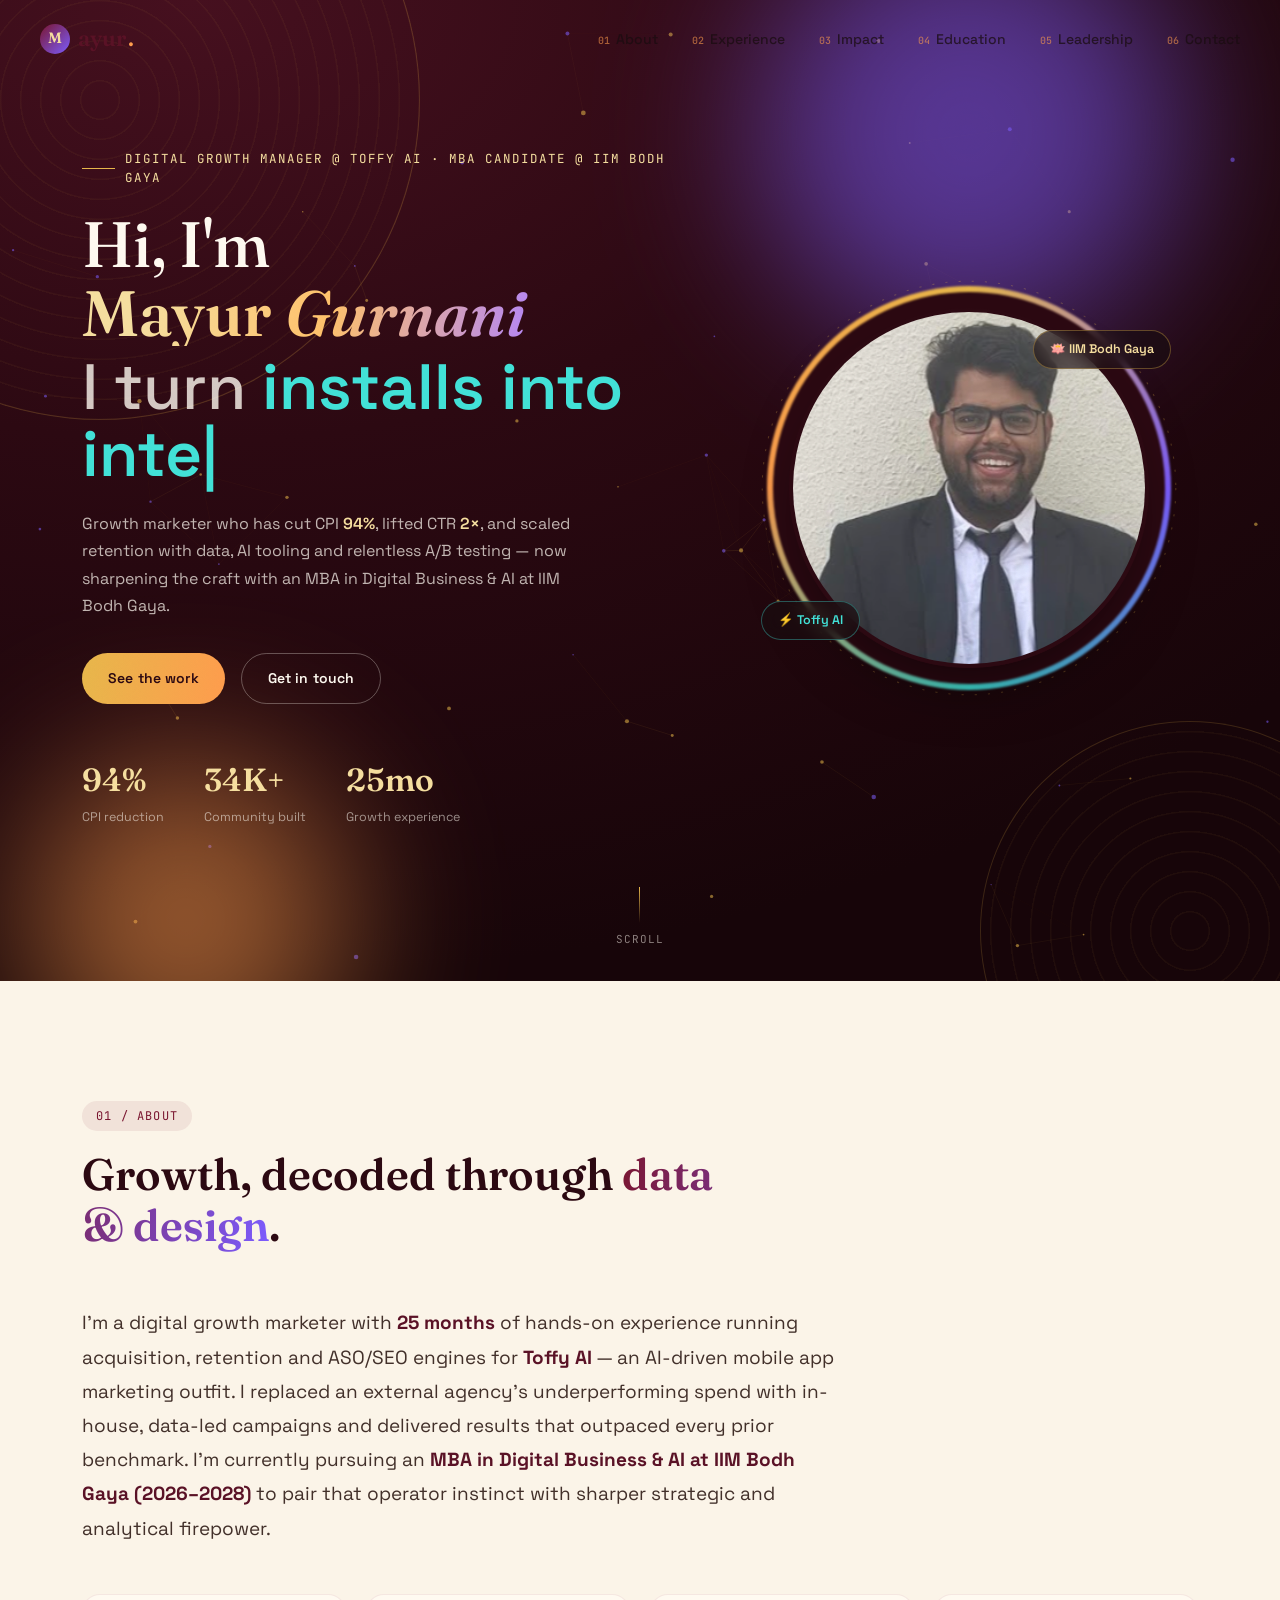
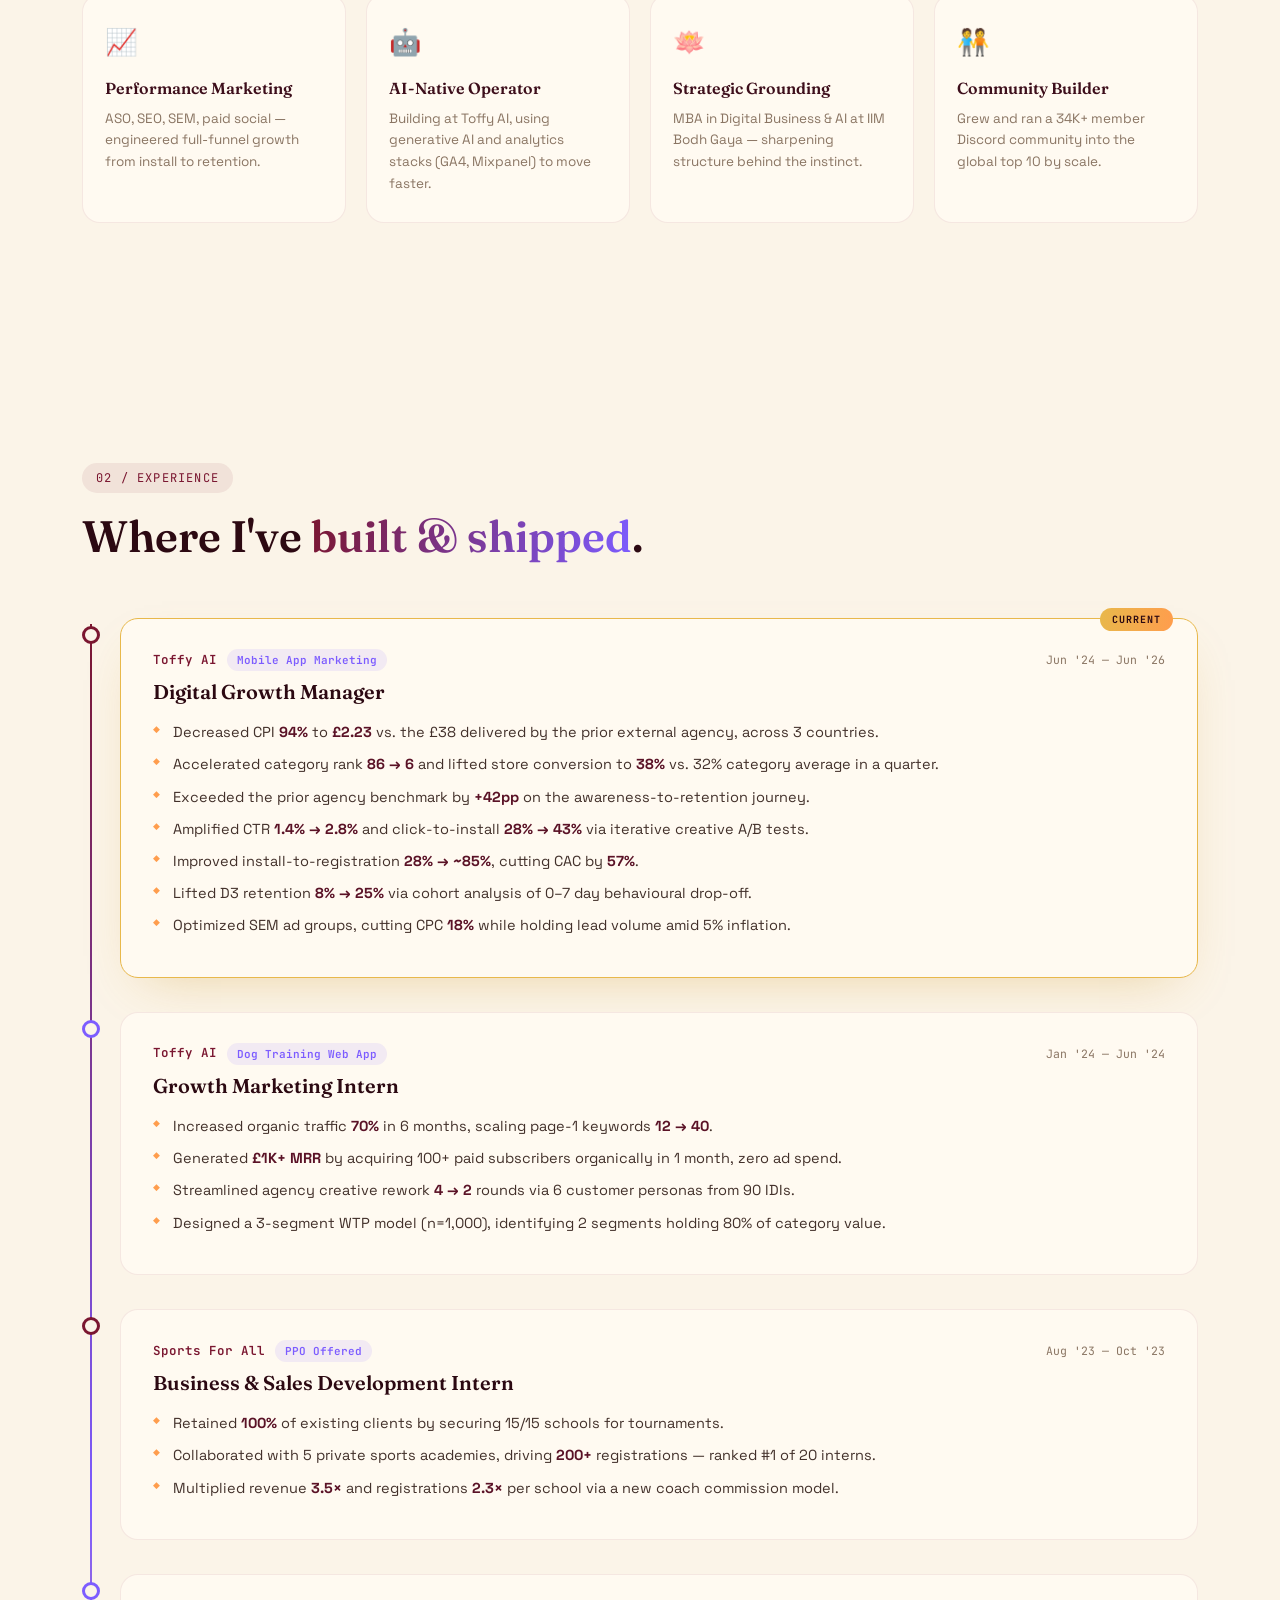
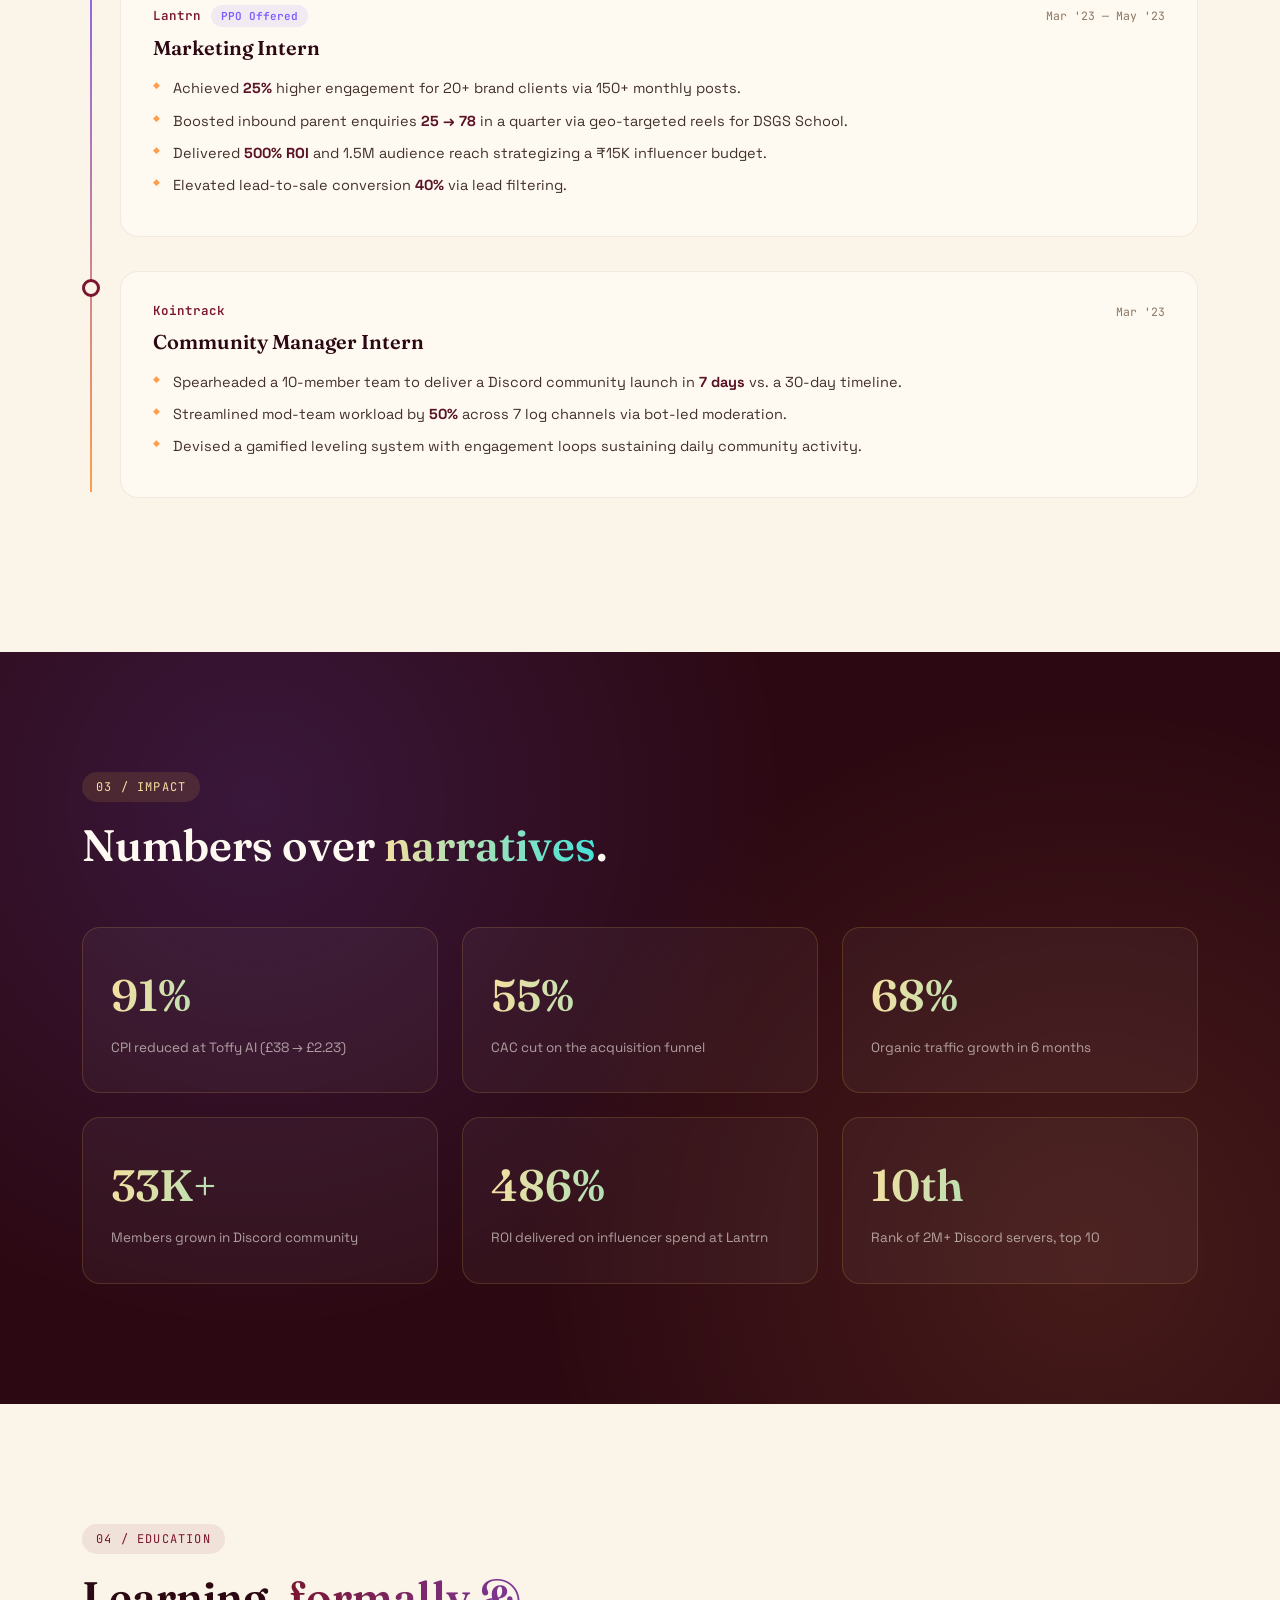
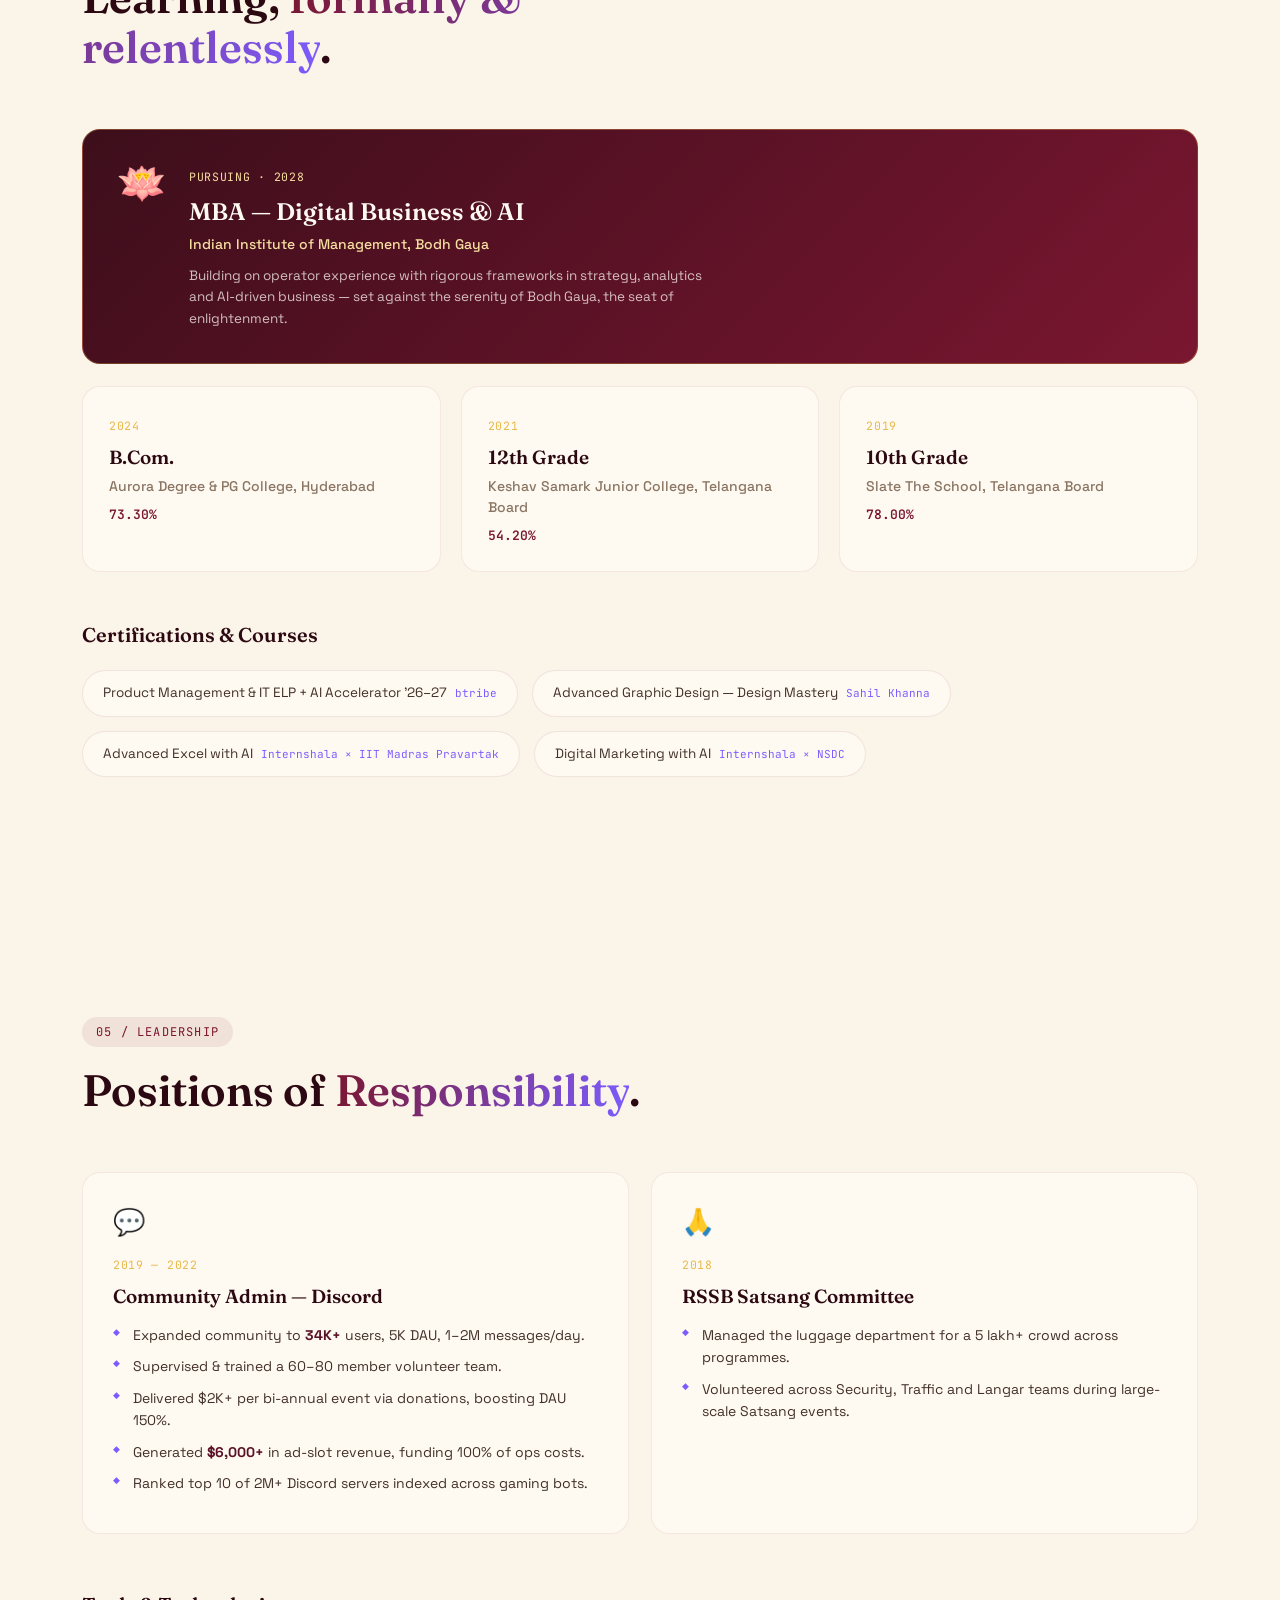
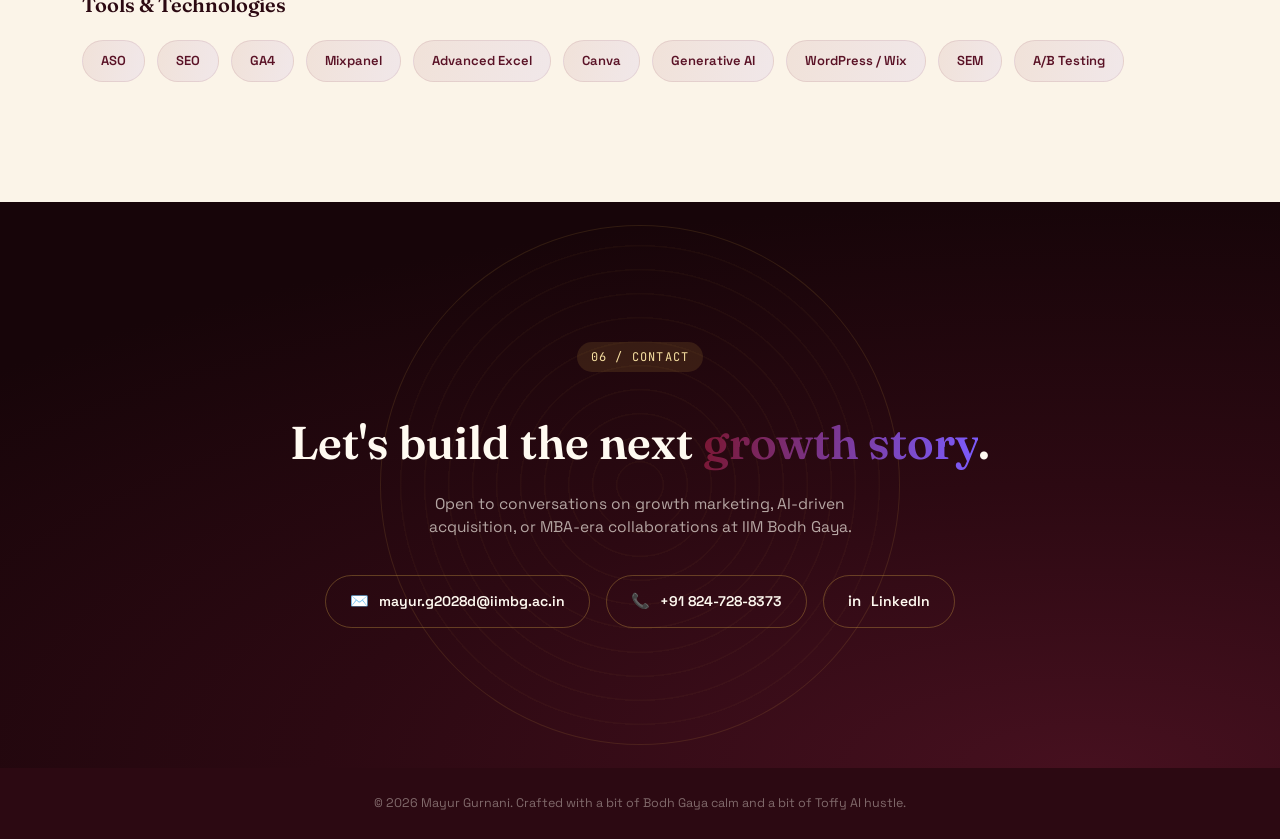
<file: index.html>
<!DOCTYPE html>
<html lang="en">
<head>
<meta charset="UTF-8" />
<meta name="viewport" content="width=device-width, initial-scale=1.0" />
<title>Mayur Gurnani — Digital Growth &amp; AI Marketing</title>
<meta name="description" content="Mayur Gurnani — Digital Growth Manager at Toffy AI, MBA candidate at IIM Bodh Gaya. Growth marketing, ASO/SEO, and AI-driven acquisition." />

<link rel="preconnect" href="https://fonts.googleapis.com" />
<link rel="preconnect" href="https://fonts.gstatic.com" crossorigin />
<link href="https://fonts.googleapis.com/css2?family=Fraunces:opsz,wght@9..144,300;9..144,500;9..144,600;9..144,700&family=Space+Grotesk:wght@400;500;600;700&family=JetBrains+Mono:wght@400;500&display=swap" rel="stylesheet" />

<link rel="stylesheet" href="assets/css/style.css" />

<link rel="icon" href="data:image/svg+xml,%3Csvg xmlns='http://www.w3.org/2000/svg' viewBox='0 0 100 100'%3E%3Ccircle cx='50' cy='50' r='46' fill='%237a1630'/%3E%3Ctext x='50' y='66' font-size='52' text-anchor='middle' fill='%23e8b84b' font-family='Georgia'%3EM%3C/text%3E%3C/svg%3E" />
</head>
<body>

<div class="grain"></div>
<div class="cursor-glow" id="cursorGlow"></div>

<div class="progress-bar" id="progressBar"></div>

<nav class="nav" id="nav">
  <a href="#top" class="nav-brand"><span class="brand-mark">M</span>ayur<span class="dot">.</span></a>
  <button class="nav-toggle" id="navToggle" aria-label="Toggle menu"><span></span><span></span><span></span></button>
  <ul class="nav-links" id="navLinks">
    <li><a href="#about" data-idx="01">About</a></li>
    <li><a href="#experience" data-idx="02">Experience</a></li>
    <li><a href="#impact" data-idx="03">Impact</a></li>
    <li><a href="#education" data-idx="04">Education</a></li>
    <li><a href="#leadership" data-idx="05">Leadership</a></li>
    <li><a href="#contact" data-idx="06">Contact</a></li>
  </ul>
</nav>

<!-- HERO -->
<header class="hero" id="top">
  <div class="hero-bg">
    <div class="mandala mandala-1"></div>
    <div class="mandala mandala-2"></div>
    <canvas id="particles"></canvas>
    <div class="glow-orb orb-a"></div>
    <div class="glow-orb orb-b"></div>
  </div>

  <div class="hero-inner">
    <div class="hero-text">
      <p class="eyebrow reveal-up"><span class="eyebrow-line"></span>Digital Growth Manager @ Toffy AI &middot; MBA Candidate @ IIM Bodh Gaya</p>
      <h1 class="hero-title">
        <span class="line reveal-up" style="--d:0">Hi, I'm</span>
        <span class="line name reveal-up" style="--d:1">Mayur <em>Gurnani</em></span>
        <span class="line reveal-up typewrap" style="--d:2">I turn <span class="typewriter" id="typewriter"></span><span class="cursor-blink">|</span></span>
      </h1>
      <p class="hero-sub reveal-up" style="--d:3">
        Growth marketer who has cut CPI <strong>94%</strong>, lifted CTR <strong>2×</strong>, and scaled retention with
        data, AI tooling and relentless A/B testing — now sharpening the craft with an MBA in Digital
        Business &amp; AI at IIM Bodh Gaya.
      </p>
      <div class="hero-cta reveal-up" style="--d:4">
        <a href="#experience" class="btn btn-primary"><span>See the work</span></a>
        <a href="#contact" class="btn btn-ghost"><span>Get in touch</span></a>
      </div>
      <div class="hero-stats reveal-up" style="--d:5">
        <div class="hstat"><span class="hstat-num" data-count="94" data-suffix="%">0</span><span class="hstat-label">CPI reduction</span></div>
        <div class="hstat"><span class="hstat-num" data-count="34" data-suffix="K+">0</span><span class="hstat-label">Community built</span></div>
        <div class="hstat"><span class="hstat-num" data-count="25" data-suffix="mo">0</span><span class="hstat-label">Growth experience</span></div>
      </div>
    </div>

    <div class="hero-photo-wrap reveal-scale">
      <div class="photo-ring"></div>
      <div class="photo-frame">
        <img src="assets/img/mayur.png" alt="Mayur Gurnani" />
      </div>
      <div class="badge-float badge-1">🪷 IIM Bodh Gaya</div>
      <div class="badge-float badge-2">⚡ Toffy AI</div>
      <svg class="orbit-ring" viewBox="0 0 400 400"><circle cx="200" cy="200" r="188"/></svg>
    </div>
  </div>

  <a href="#about" class="scroll-cue" aria-label="Scroll down"><span></span>Scroll</a>
</header>

<main>

<!-- ABOUT -->
<section class="section about" id="about">
  <div class="container">
    <div class="section-head reveal-up">
      <span class="section-tag">01 / About</span>
      <h2>Growth, decoded through <span class="hl">data &amp; design</span>.</h2>
    </div>
    <div class="about-grid">
      <p class="about-lead reveal-up">
        I'm a digital growth marketer with <strong>25 months</strong> of hands-on experience running acquisition,
        retention and ASO/SEO engines for <strong>Toffy AI</strong> — an AI-driven mobile app marketing outfit.
        I replaced an external agency's underperforming spend with in-house, data-led campaigns and delivered
        results that outpaced every prior benchmark. I'm currently pursuing an <strong>MBA in Digital Business &amp; AI
        at IIM Bodh Gaya (2026–2028)</strong> to pair that operator instinct with sharper strategic and analytical
        firepower.
      </p>
      <div class="about-cards">
        <div class="a-card reveal-up" style="--d:0">
          <div class="a-icon">📈</div>
          <h3>Performance Marketing</h3>
          <p>ASO, SEO, SEM, paid social — engineered full-funnel growth from install to retention.</p>
        </div>
        <div class="a-card reveal-up" style="--d:1">
          <div class="a-icon">🤖</div>
          <h3>AI-Native Operator</h3>
          <p>Building at Toffy AI, using generative AI and analytics stacks (GA4, Mixpanel) to move faster.</p>
        </div>
        <div class="a-card reveal-up" style="--d:2">
          <div class="a-icon">🪷</div>
          <h3>Strategic Grounding</h3>
          <p>MBA in Digital Business &amp; AI at IIM Bodh Gaya — sharpening structure behind the instinct.</p>
        </div>
        <div class="a-card reveal-up" style="--d:3">
          <div class="a-icon">🧑‍🤝‍🧑</div>
          <h3>Community Builder</h3>
          <p>Grew and ran a 34K+ member Discord community into the global top 10 by scale.</p>
        </div>
      </div>
    </div>
  </div>
</section>

<!-- EXPERIENCE -->
<section class="section experience" id="experience">
  <div class="container">
    <div class="section-head reveal-up">
      <span class="section-tag">02 / Experience</span>
      <h2>Where I've <span class="hl">built &amp; shipped</span>.</h2>
    </div>

    <div class="timeline">

      <div class="tl-item reveal-up">
        <div class="tl-dot"></div>
        <div class="tl-card featured">
          <div class="tl-top">
            <span class="tl-company">Toffy AI <span class="chip">Mobile App Marketing</span></span>
            <span class="tl-date">Jun '24 — Jun '26</span>
          </div>
          <h3>Digital Growth Manager</h3>
          <ul>
            <li>Decreased CPI <strong>94%</strong> to <strong>£2.23</strong> vs. the £38 delivered by the prior external agency, across 3 countries.</li>
            <li>Accelerated category rank <strong>86 → 6</strong> and lifted store conversion to <strong>38%</strong> vs. 32% category average in a quarter.</li>
            <li>Exceeded the prior agency benchmark by <strong>+42pp</strong> on the awareness-to-retention journey.</li>
            <li>Amplified CTR <strong>1.4% → 2.8%</strong> and click-to-install <strong>28% → 43%</strong> via iterative creative A/B tests.</li>
            <li>Improved install-to-registration <strong>28% → ~85%</strong>, cutting CAC by <strong>57%</strong>.</li>
            <li>Lifted D3 retention <strong>8% → 25%</strong> via cohort analysis of 0–7 day behavioural drop-off.</li>
            <li>Optimized SEM ad groups, cutting CPC <strong>18%</strong> while holding lead volume amid 5% inflation.</li>
          </ul>
        </div>
      </div>

      <div class="tl-item reveal-up">
        <div class="tl-dot"></div>
        <div class="tl-card">
          <div class="tl-top">
            <span class="tl-company">Toffy AI <span class="chip">Dog Training Web App</span></span>
            <span class="tl-date">Jan '24 — Jun '24</span>
          </div>
          <h3>Growth Marketing Intern</h3>
          <ul>
            <li>Increased organic traffic <strong>70%</strong> in 6 months, scaling page-1 keywords <strong>12 → 40</strong>.</li>
            <li>Generated <strong>£1K+ MRR</strong> by acquiring 100+ paid subscribers organically in 1 month, zero ad spend.</li>
            <li>Streamlined agency creative rework <strong>4 → 2</strong> rounds via 6 customer personas from 90 IDIs.</li>
            <li>Designed a 3-segment WTP model (n=1,000), identifying 2 segments holding 80% of category value.</li>
          </ul>
        </div>
      </div>

      <div class="tl-item reveal-up">
        <div class="tl-dot"></div>
        <div class="tl-card">
          <div class="tl-top">
            <span class="tl-company">Sports For All <span class="chip">PPO Offered</span></span>
            <span class="tl-date">Aug '23 — Oct '23</span>
          </div>
          <h3>Business &amp; Sales Development Intern</h3>
          <ul>
            <li>Retained <strong>100%</strong> of existing clients by securing 15/15 schools for tournaments.</li>
            <li>Collaborated with 5 private sports academies, driving <strong>200+</strong> registrations — ranked #1 of 20 interns.</li>
            <li>Multiplied revenue <strong>3.5×</strong> and registrations <strong>2.3×</strong> per school via a new coach commission model.</li>
          </ul>
        </div>
      </div>

      <div class="tl-item reveal-up">
        <div class="tl-dot"></div>
        <div class="tl-card">
          <div class="tl-top">
            <span class="tl-company">Lantrn <span class="chip">PPO Offered</span></span>
            <span class="tl-date">Mar '23 — May '23</span>
          </div>
          <h3>Marketing Intern</h3>
          <ul>
            <li>Achieved <strong>25%</strong> higher engagement for 20+ brand clients via 150+ monthly posts.</li>
            <li>Boosted inbound parent enquiries <strong>25 → 78</strong> in a quarter via geo-targeted reels for DSGS School.</li>
            <li>Delivered <strong>500% ROI</strong> and 1.5M audience reach strategizing a ₹15K influencer budget.</li>
            <li>Elevated lead-to-sale conversion <strong>40%</strong> via lead filtering.</li>
          </ul>
        </div>
      </div>

      <div class="tl-item reveal-up">
        <div class="tl-dot"></div>
        <div class="tl-card">
          <div class="tl-top">
            <span class="tl-company">Kointrack</span>
            <span class="tl-date">Mar '23</span>
          </div>
          <h3>Community Manager Intern</h3>
          <ul>
            <li>Spearheaded a 10-member team to deliver a Discord community launch in <strong>7 days</strong> vs. a 30-day timeline.</li>
            <li>Streamlined mod-team workload by <strong>50%</strong> across 7 log channels via bot-led moderation.</li>
            <li>Devised a gamified leveling system with engagement loops sustaining daily community activity.</li>
          </ul>
        </div>
      </div>

    </div>
  </div>
</section>

<!-- IMPACT / STATS -->
<section class="section impact" id="impact">
  <div class="impact-bg"></div>
  <div class="container">
    <div class="section-head reveal-up light">
      <span class="section-tag">03 / Impact</span>
      <h2>Numbers over <span class="hl">narratives</span>.</h2>
    </div>
    <div class="stat-grid">
      <div class="stat-card reveal-up" style="--d:0">
        <span class="stat-num" data-count="94" data-suffix="%">0</span>
        <span class="stat-label">CPI reduced at Toffy AI (£38 → £2.23)</span>
      </div>
      <div class="stat-card reveal-up" style="--d:1">
        <span class="stat-num" data-count="57" data-suffix="%">0</span>
        <span class="stat-label">CAC cut on the acquisition funnel</span>
      </div>
      <div class="stat-card reveal-up" style="--d:2">
        <span class="stat-num" data-count="70" data-suffix="%">0</span>
        <span class="stat-label">Organic traffic growth in 6 months</span>
      </div>
      <div class="stat-card reveal-up" style="--d:3">
        <span class="stat-num" data-count="34" data-suffix="K+">0</span>
        <span class="stat-label">Members grown in Discord community</span>
      </div>
      <div class="stat-card reveal-up" style="--d:4">
        <span class="stat-num" data-count="500" data-suffix="%">0</span>
        <span class="stat-label">ROI delivered on influencer spend at Lantrn</span>
      </div>
      <div class="stat-card reveal-up" style="--d:5">
        <span class="stat-num" data-count="10" data-suffix="th">0</span>
        <span class="stat-label">Rank of 2M+ Discord servers, top 10</span>
      </div>
    </div>
  </div>
</section>

<!-- EDUCATION -->
<section class="section education" id="education">
  <div class="container">
    <div class="section-head reveal-up">
      <span class="section-tag">04 / Education</span>
      <h2>Learning, <span class="hl">formally &amp; relentlessly</span>.</h2>
    </div>

    <div class="edu-grid">
      <div class="edu-card featured-edu reveal-up">
        <div class="edu-emblem">🪷</div>
        <div class="edu-body">
          <span class="edu-year">Pursuing · 2028</span>
          <h3>MBA — Digital Business &amp; AI</h3>
          <p class="edu-school">Indian Institute of Management, Bodh Gaya</p>
          <p class="edu-desc">Building on operator experience with rigorous frameworks in strategy, analytics and AI-driven business — set against the serenity of Bodh Gaya, the seat of enlightenment.</p>
        </div>
      </div>

      <div class="edu-row">
        <div class="edu-card reveal-up" style="--d:0">
          <span class="edu-year">2024</span>
          <h3>B.Com.</h3>
          <p class="edu-school">Aurora Degree &amp; PG College, Hyderabad</p>
          <p class="edu-score">73.30%</p>
        </div>
        <div class="edu-card reveal-up" style="--d:1">
          <span class="edu-year">2021</span>
          <h3>12th Grade</h3>
          <p class="edu-school">Keshav Samark Junior College, Telangana Board</p>
          <p class="edu-score">54.20%</p>
        </div>
        <div class="edu-card reveal-up" style="--d:2">
          <span class="edu-year">2019</span>
          <h3>10th Grade</h3>
          <p class="edu-school">Slate The School, Telangana Board</p>
          <p class="edu-score">78.00%</p>
        </div>
      </div>
    </div>

    <div class="cert-strip reveal-up">
      <h3 class="cert-title">Certifications &amp; Courses</h3>
      <div class="cert-cards">
        <div class="cert-pill">Product Management &amp; IT ELP + AI Accelerator '26–27 <span>btribe</span></div>
        <div class="cert-pill">Advanced Graphic Design — Design Mastery <span>Sahil Khanna</span></div>
        <div class="cert-pill">Advanced Excel with AI <span>Internshala × IIT Madras Pravartak</span></div>
        <div class="cert-pill">Digital Marketing with AI <span>Internshala × NSDC</span></div>
      </div>
    </div>
  </div>
</section>

<!-- LEADERSHIP -->
<section class="section leadership" id="leadership">
  <div class="container">
    <div class="section-head reveal-up">
      <span class="section-tag">05 / Leadership</span>
      <h2>Positions of <span class="hl">Responsibility</span>.</h2>
    </div>
    <div class="lead-grid">
      <div class="lead-card reveal-up" style="--d:0">
        <div class="lead-icon">💬</div>
        <span class="edu-year">2019 — 2022</span>
        <h3>Community Admin — Discord</h3>
        <ul>
          <li>Expanded community to <strong>34K+</strong> users, 5K DAU, 1–2M messages/day.</li>
          <li>Supervised &amp; trained a 60–80 member volunteer team.</li>
          <li>Delivered $2K+ per bi-annual event via donations, boosting DAU 150%.</li>
          <li>Generated <strong>$6,000+</strong> in ad-slot revenue, funding 100% of ops costs.</li>
          <li>Ranked top 10 of 2M+ Discord servers indexed across gaming bots.</li>
        </ul>
      </div>
      <div class="lead-card reveal-up" style="--d:1">
        <div class="lead-icon">🙏</div>
        <span class="edu-year">2018</span>
        <h3>RSSB Satsang Committee</h3>
        <ul>
          <li>Managed the luggage department for a 5 lakh+ crowd across programmes.</li>
          <li>Volunteered across Security, Traffic and Langar teams during large-scale Satsang events.</li>
        </ul>
      </div>
    </div>

    <div class="skills-cloud reveal-up">
      <h3 class="cert-title">Tools &amp; Technologies</h3>
      <div class="skill-tags">
        <span>ASO</span><span>SEO</span><span>GA4</span><span>Mixpanel</span><span>Advanced Excel</span><span>Canva</span><span>Generative AI</span><span>WordPress / Wix</span><span>SEM</span><span>A/B Testing</span>
      </div>
    </div>
  </div>
</section>

<!-- CONTACT -->
<section class="section contact" id="contact">
  <div class="mandala mandala-3"></div>
  <div class="container">
    <div class="contact-inner reveal-up">
      <span class="section-tag">06 / Contact</span>
      <h2>Let's build the next <span class="hl">growth story</span>.</h2>
      <p>Open to conversations on growth marketing, AI-driven acquisition, or MBA-era collaborations at IIM Bodh Gaya.</p>
      <div class="contact-links">
        <a href="mailto:mayur.g2028d@iimbg.ac.in" class="contact-pill">
          <span class="cp-icon">✉️</span> mayur.g2028d@iimbg.ac.in
        </a>
        <a href="tel:+918247288373" class="contact-pill">
          <span class="cp-icon">📞</span> +91 824-728-8373
        </a>
        <a href="https://www.linkedin.com/in/hey-mayur-gurnani/" target="_blank" rel="noopener" class="contact-pill">
          <span class="cp-icon">in</span> LinkedIn
        </a>
      </div>
    </div>
  </div>
</section>

</main>

<footer class="footer">
  <div class="container footer-inner">
    <p>&copy; <span id="year"></span> Mayur Gurnani. Crafted with a bit of Bodh Gaya calm and a bit of Toffy AI hustle.</p>
  </div>
</footer>

<script src="assets/js/main.js"></script>
</body>
</html>
</file>
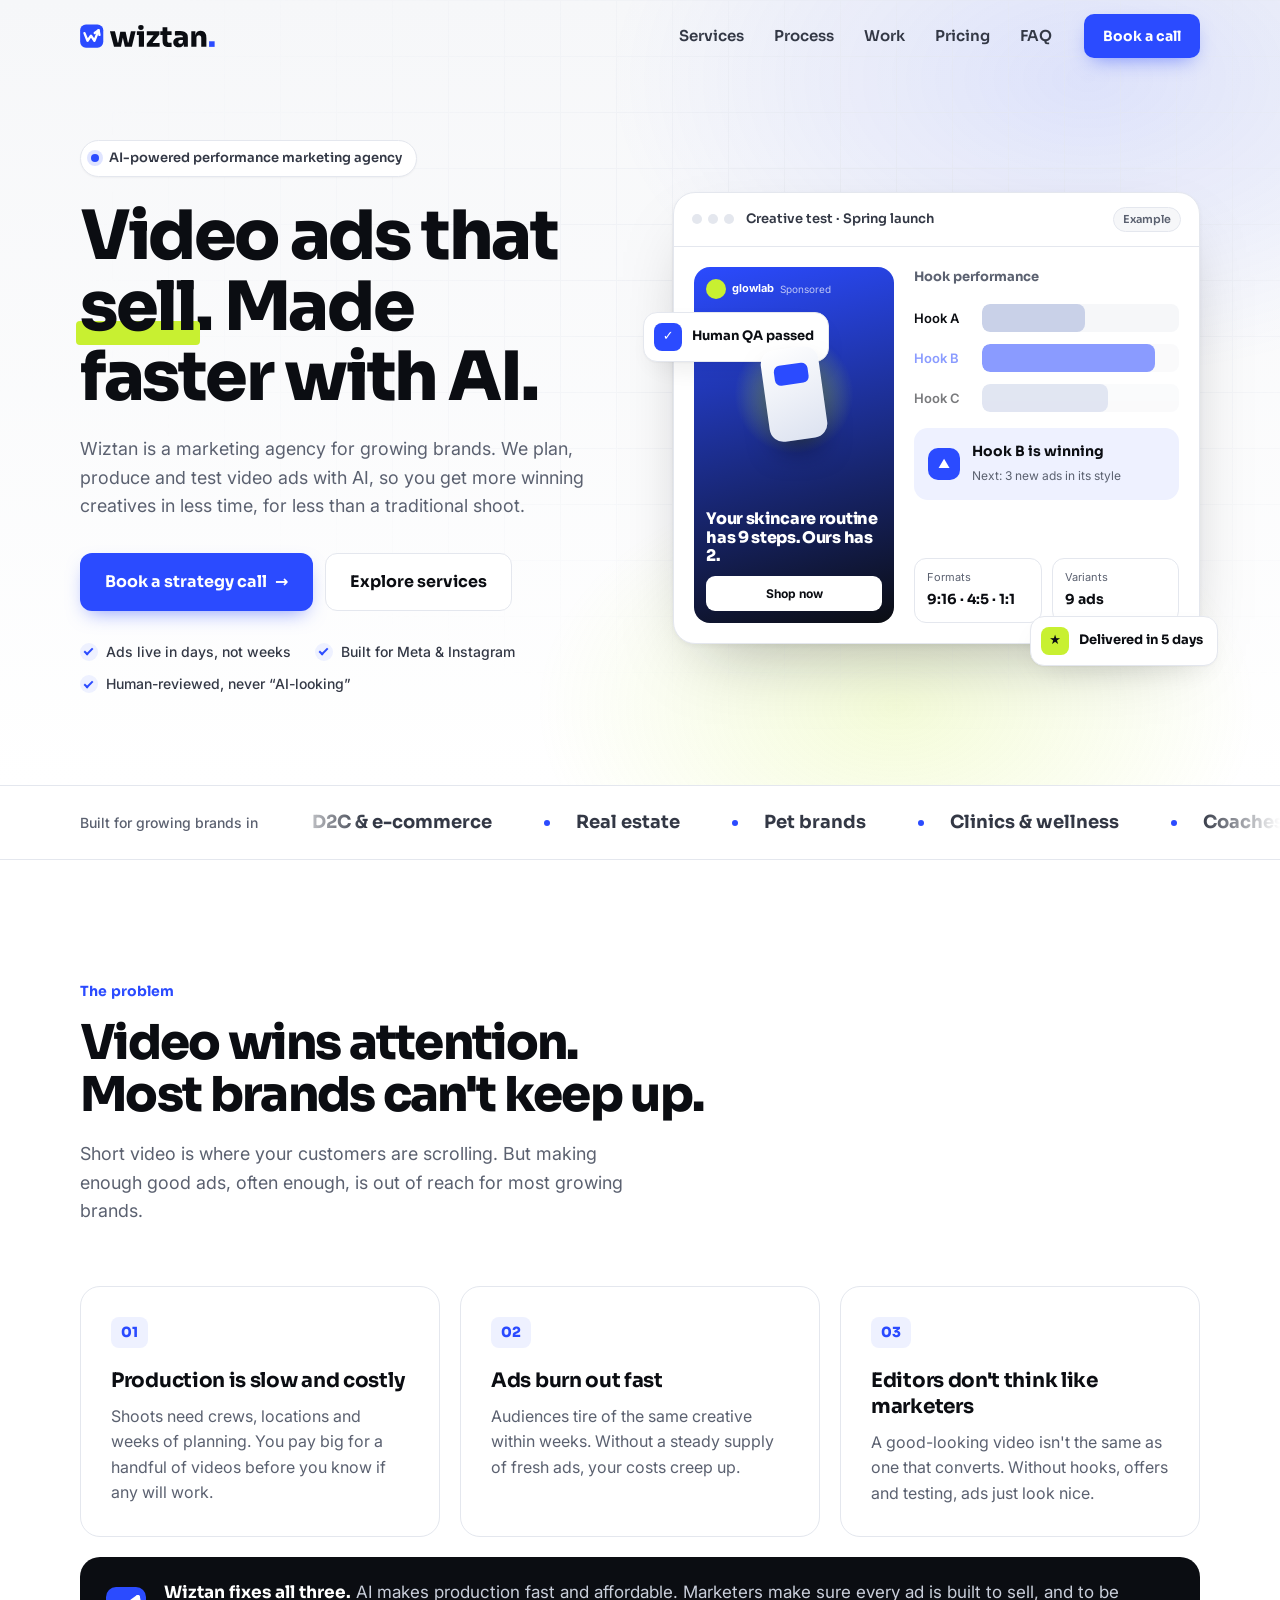
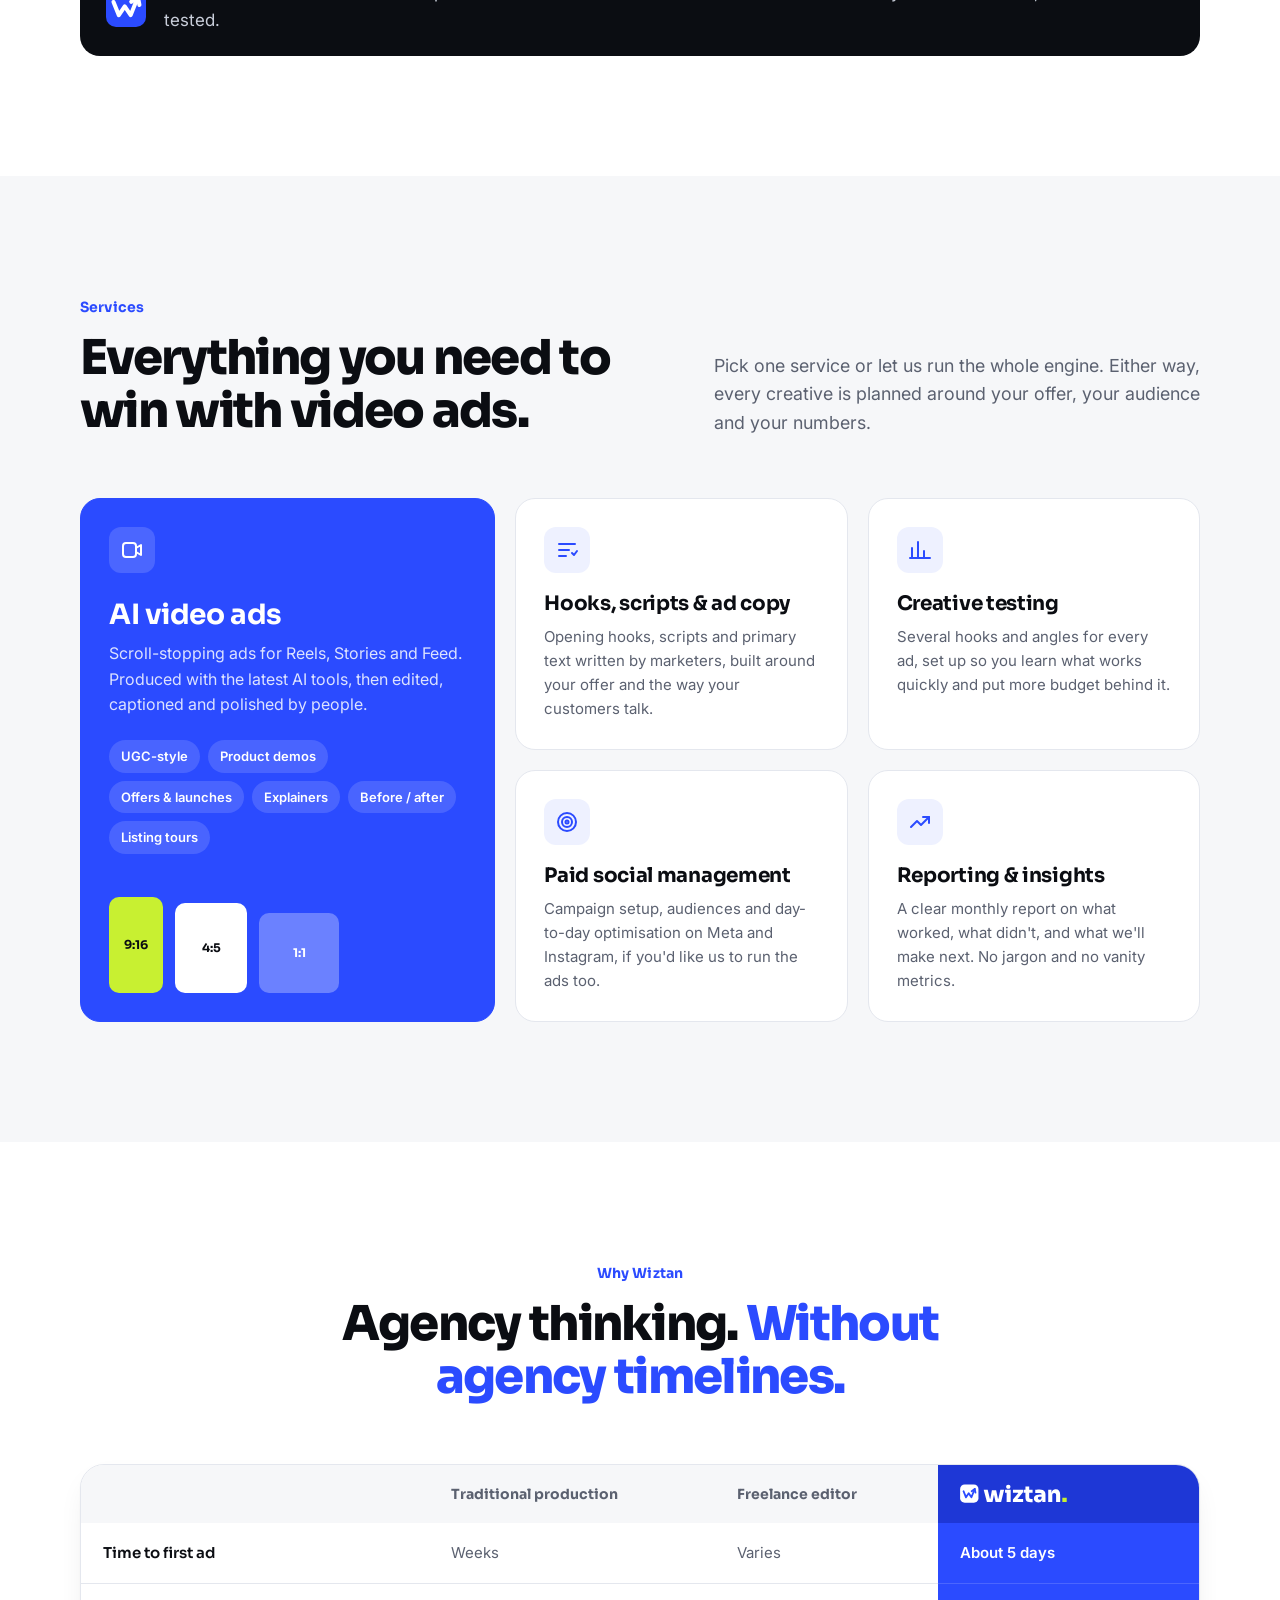
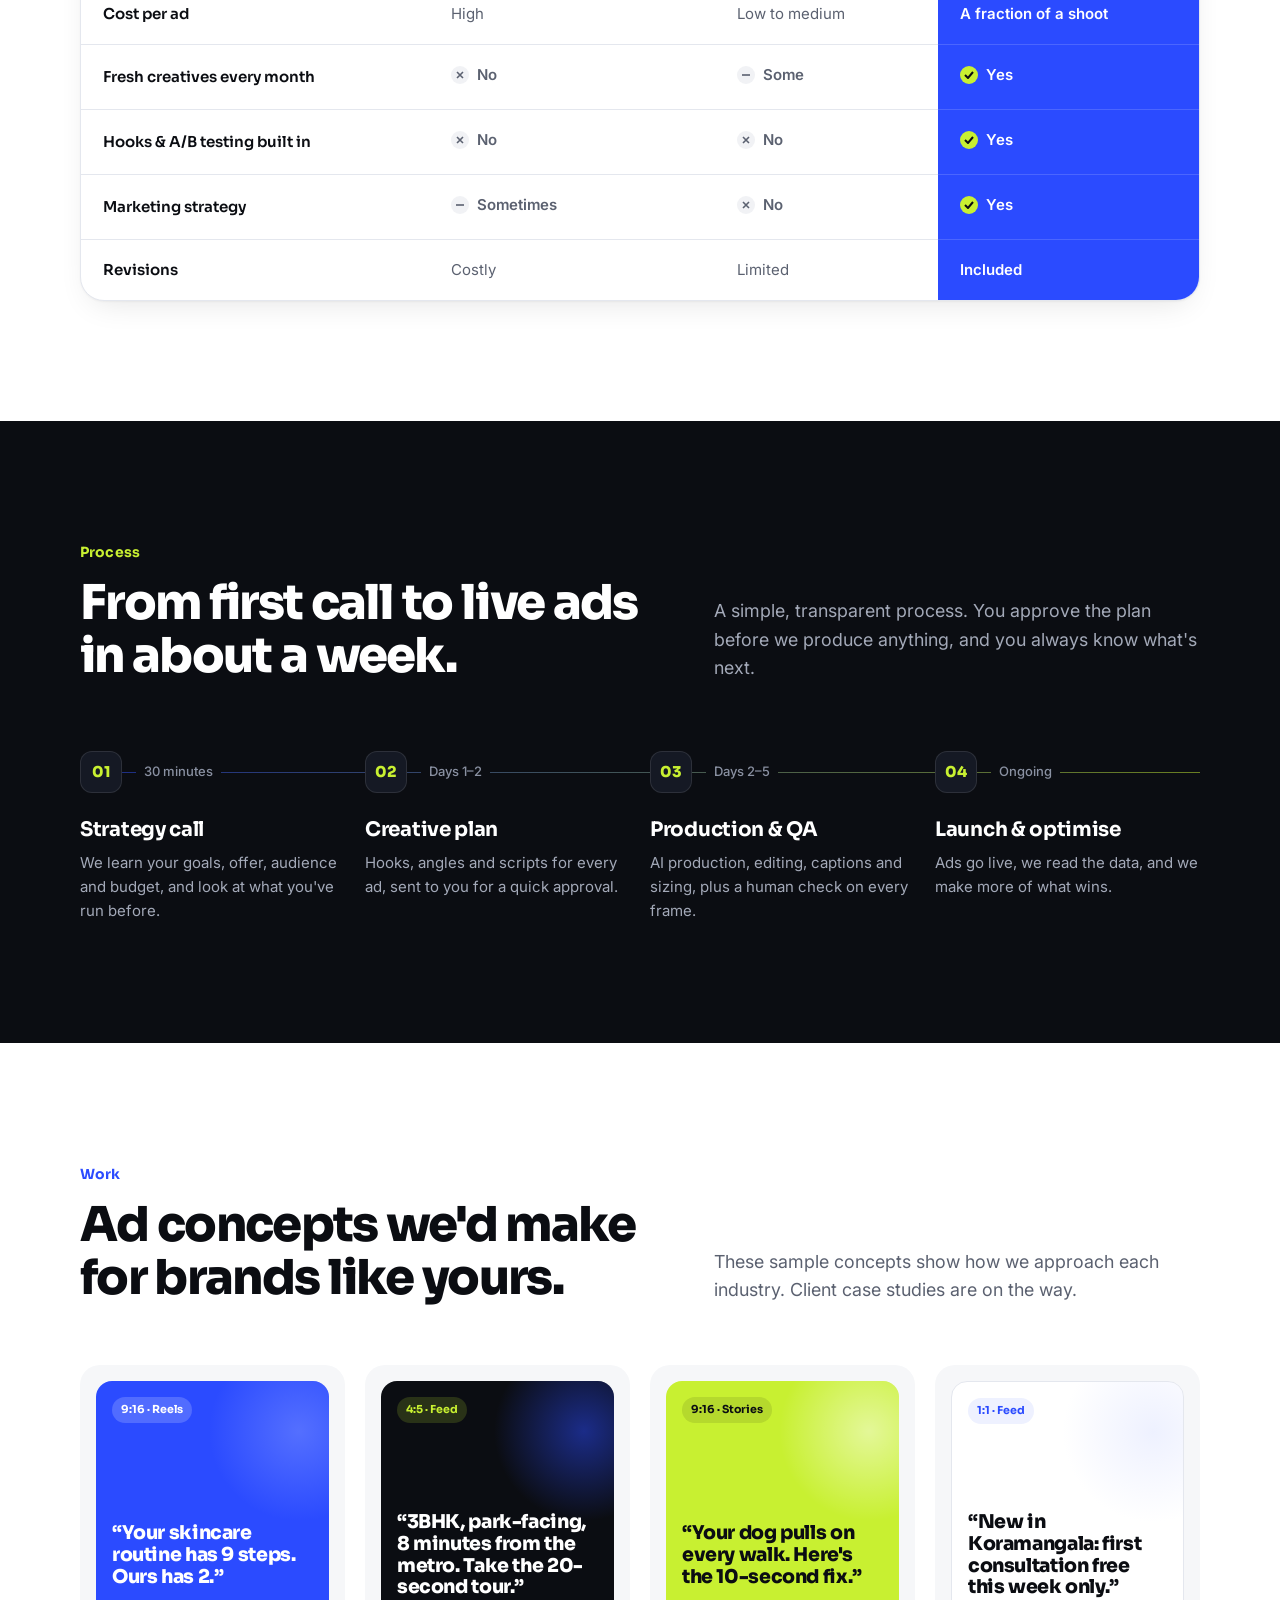
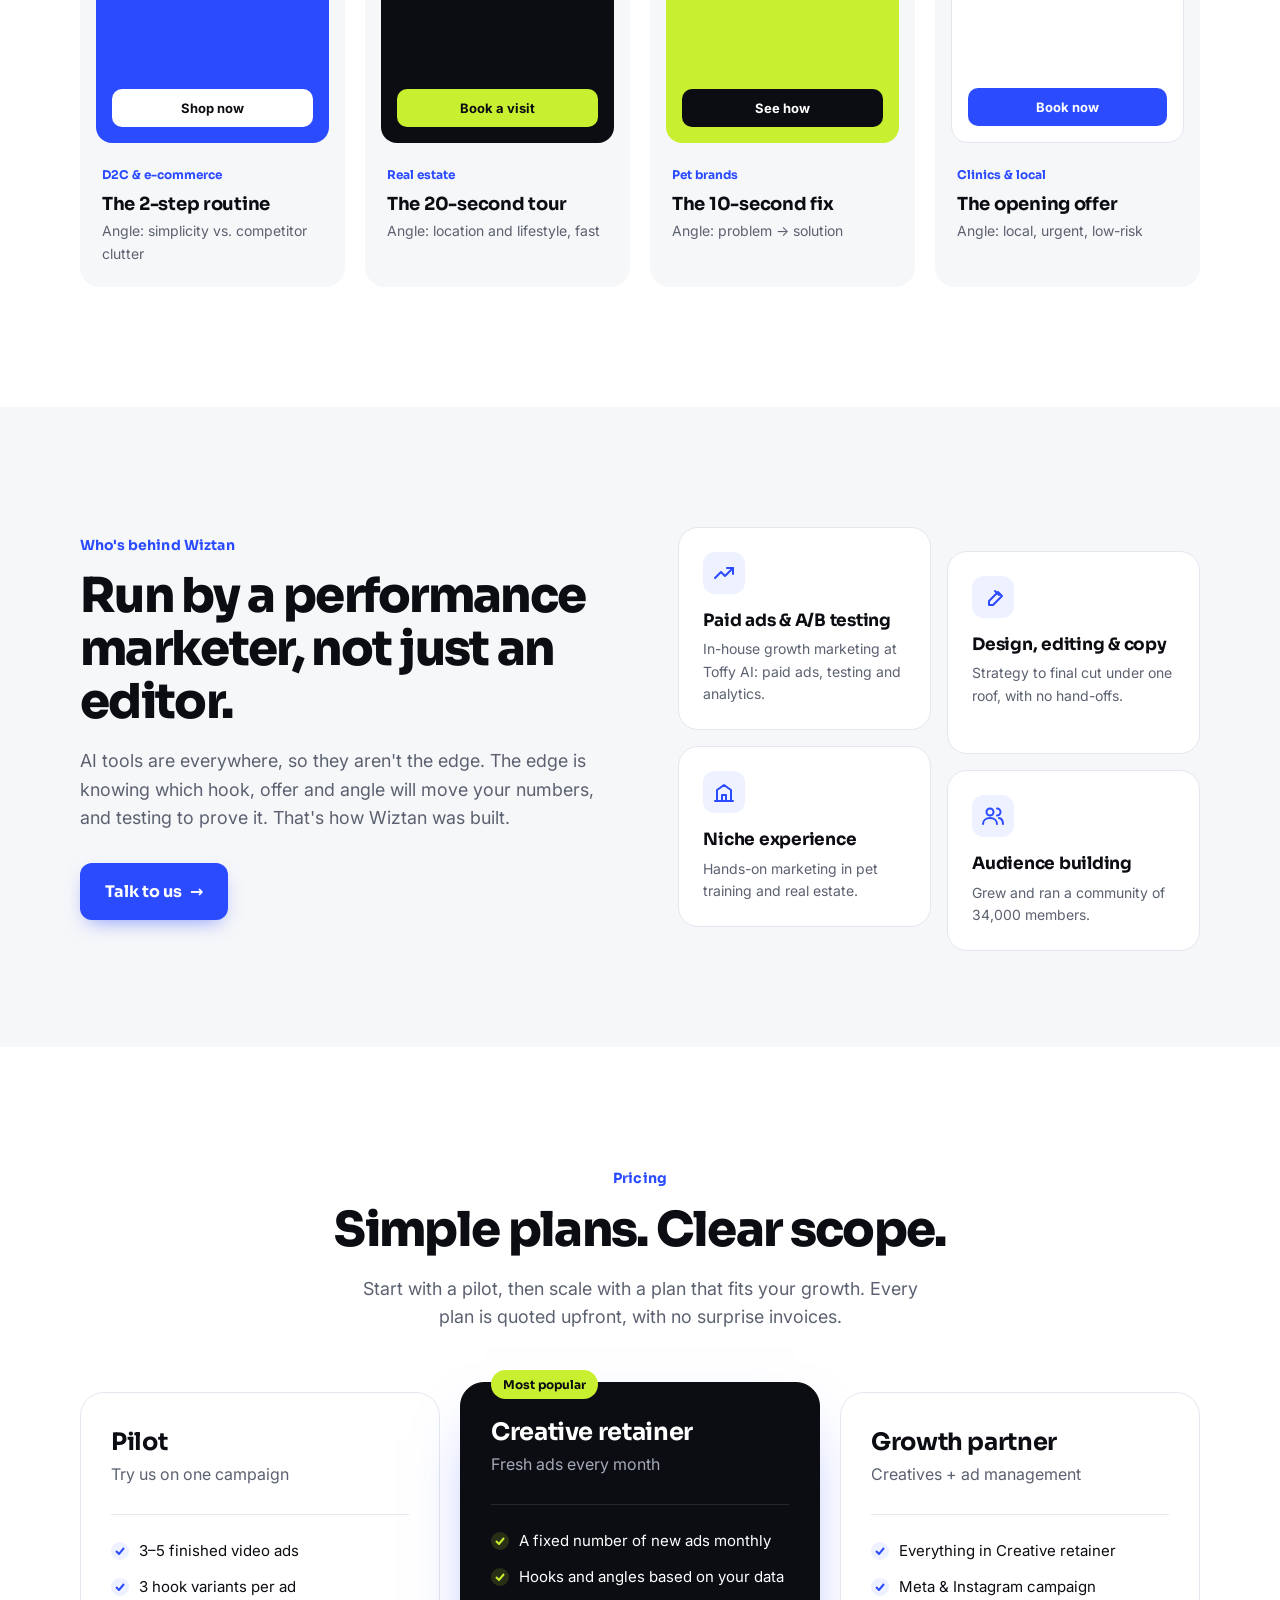
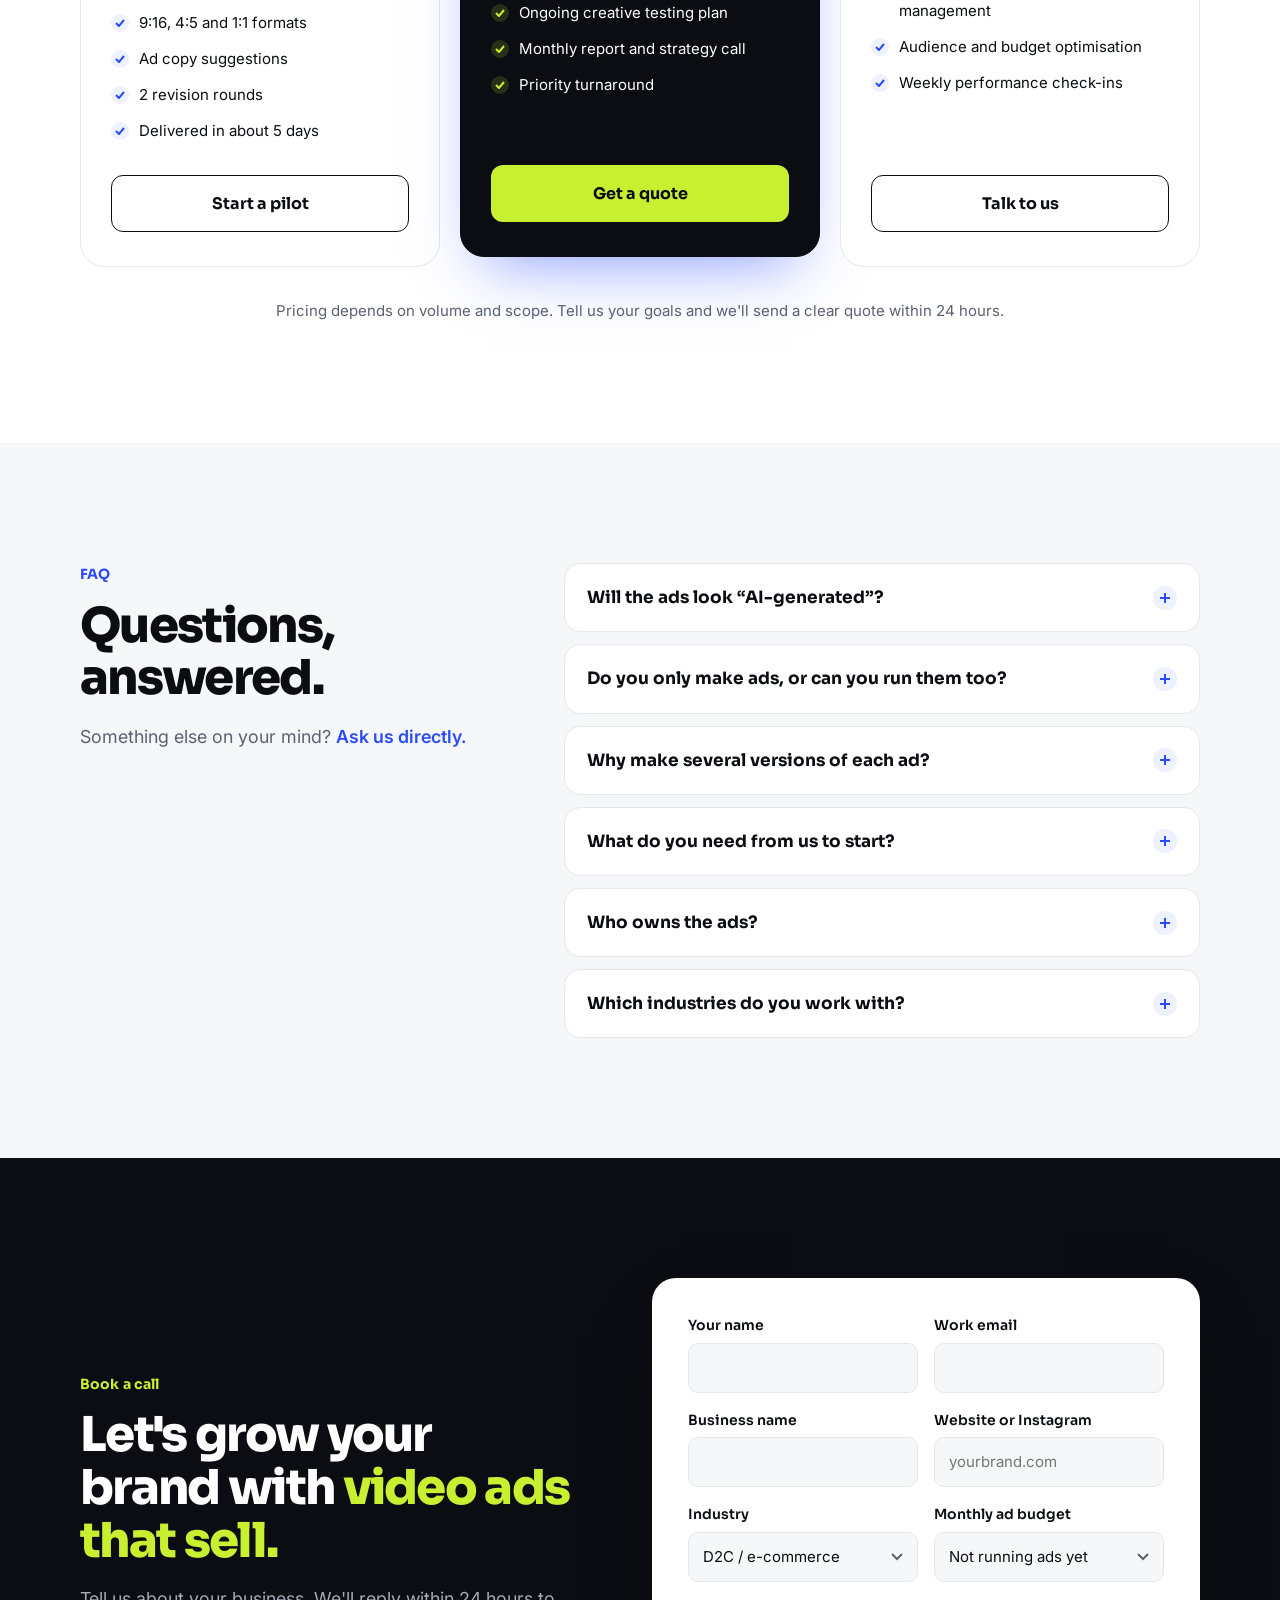
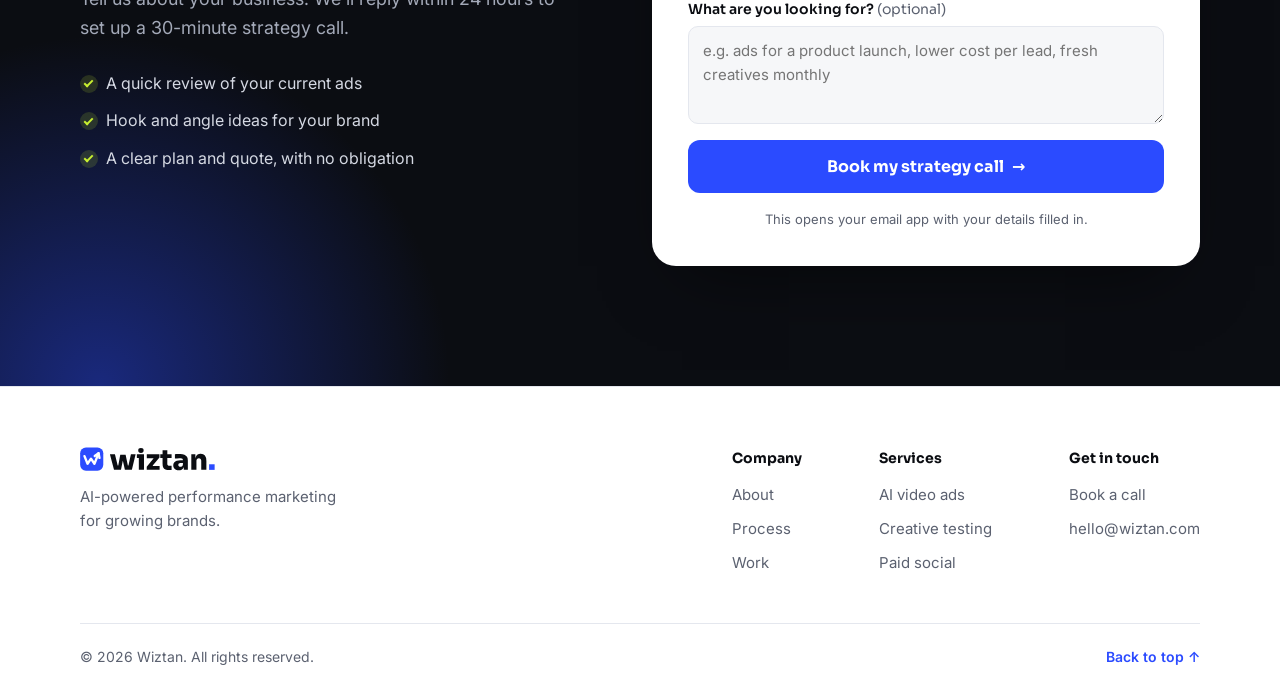
<file: wiztan/index.html>
<!DOCTYPE html>
<html lang="en" class="no-js">
<head>
<meta charset="UTF-8" />
<meta name="viewport" content="width=device-width, initial-scale=1.0" />
<title>Wiztan Marketing Agency</title>
<meta name="description" content="Wiztan is an AI-powered performance marketing agency. We plan, produce and test video ads for growing brands, so you get more winning creatives, faster, for less than a traditional shoot." />
<meta name="theme-color" content="#2B4BFF" />

<meta property="og:title" content="Wiztan — Video ads that sell. Made faster with AI." />
<meta property="og:description" content="AI-powered performance marketing agency for D2C, e-commerce and local brands." />
<meta property="og:type" content="website" />

<link rel="icon" type="image/svg+xml" href="assets/logo/wiztan-mark.svg" />

<link rel="preconnect" href="https://fonts.googleapis.com" />
<link rel="preconnect" href="https://fonts.gstatic.com" crossorigin />
<link href="https://fonts.googleapis.com/css2?family=Sora:wght@500;600;700;800&family=Inter:wght@400;500;600&display=swap" rel="stylesheet" />

<link rel="stylesheet" href="assets/css/wiztan.css" />
</head>
<body>

<a class="skip" href="#main">Skip to content</a>

<!-- NAV -->
<header class="nav" id="nav">
  <div class="wrap nav-inner">
    <a href="#top" class="nav-logo" aria-label="Wiztan home">
      <img src="assets/logo/wiztan-logo.svg" alt="Wiztan" width="134" height="24" />
    </a>
    <nav class="nav-links" id="navLinks" aria-label="Main">
      <a href="#services">Services</a>
      <a href="#process">Process</a>
      <a href="#work">Work</a>
      <a href="#pricing">Pricing</a>
      <a href="#faq">FAQ</a>
      <a href="#contact" class="btn btn-blue btn-sm nav-cta-mobile">Book a call</a>
    </nav>
    <a href="#contact" class="btn btn-blue btn-sm nav-cta">Book a call</a>
    <button class="nav-toggle" id="navToggle" aria-label="Open menu" aria-expanded="false" aria-controls="navLinks">
      <span></span><span></span>
    </button>
  </div>
</header>

<main id="main">

  <!-- HERO -->
  <section class="hero" id="top">
    <div class="hero-bg" aria-hidden="true"></div>
    <div class="wrap hero-grid">
      <div class="hero-copy">
        <p class="pill reveal"><span class="pill-dot"></span>AI-powered performance marketing agency</p>
        <h1 class="reveal">Video ads that <span class="mark">sell</span>. Made faster with AI.</h1>
        <p class="hero-sub reveal">
          Wiztan is a marketing agency for growing brands. We plan, produce and test video ads with AI,
          so you get more winning creatives in less time, for less than a traditional shoot.
        </p>
        <div class="hero-ctas reveal">
          <a href="#contact" class="btn btn-blue">Book a strategy call <span aria-hidden="true">&rarr;</span></a>
          <a href="#services" class="btn btn-ghost">Explore services</a>
        </div>
        <ul class="hero-trust reveal">
          <li><span class="check" aria-hidden="true"></span>Ads live in days, not weeks</li>
          <li><span class="check" aria-hidden="true"></span>Built for Meta &amp; Instagram</li>
          <li><span class="check" aria-hidden="true"></span>Human-reviewed, never &ldquo;AI-looking&rdquo;</li>
        </ul>
      </div>

      <!-- Dashboard visual -->
      <div class="hero-visual reveal" aria-hidden="true">
        <div class="dash">
          <div class="dash-head">
            <span class="dash-dots"><i></i><i></i><i></i></span>
            <span class="dash-title">Creative test &middot; Spring launch</span>
            <span class="dash-tag">Example</span>
          </div>
          <div class="dash-body">
            <div class="ad-preview" id="adPreview" data-v="0">
              <div class="ad-top"><span class="ad-av"></span><b id="adBrand">glowlab</b><small>Sponsored</small></div>
              <div class="ad-art"><span class="ad-prod"></span><span class="ad-glow"></span></div>
              <p class="ad-hook" id="adHook">Your skincare routine has 9 steps. Ours has 2.</p>
              <span class="ad-cta" id="adCta">Shop now</span>
            </div>
            <div class="dash-side">
              <p class="dash-label">Hook performance</p>
              <div class="bars" id="bars">
                <div class="bar-row" data-i="0"><span class="bar-name">Hook A</span><span class="bar"><span style="--w:52%"></span></span></div>
                <div class="bar-row win" data-i="1"><span class="bar-name">Hook B</span><span class="bar"><span style="--w:88%"></span></span></div>
                <div class="bar-row" data-i="2"><span class="bar-name">Hook C</span><span class="bar"><span style="--w:64%"></span></span></div>
              </div>
              <div class="winner"><span class="winner-ico">&#9650;</span><div><b>Hook B is winning</b><small>Next: 3 new ads in its style</small></div></div>
              <div class="dash-stats">
                <div><small>Formats</small><b>9:16 &middot; 4:5 &middot; 1:1</b></div>
                <div><small>Variants</small><b>9 ads</b></div>
              </div>
            </div>
          </div>
        </div>
        <div class="float f1"><span class="f-ico f-blue">&#10003;</span>Human QA passed</div>
        <div class="float f2"><span class="f-ico f-volt">&#9733;</span>Delivered in 5 days</div>
      </div>
    </div>
  </section>

  <!-- NICHE STRIP -->
  <section class="strip" aria-label="Industries we work with">
    <p class="strip-label">Built for growing brands in</p>
    <div class="strip-scroller">
      <div class="strip-track">
        <span>D2C &amp; e-commerce</span><span>Real estate</span><span>Pet brands</span><span>Clinics &amp; wellness</span><span>Coaches &amp; creators</span><span>Restaurants &amp; caf&eacute;s</span>
        <span aria-hidden="true">D2C &amp; e-commerce</span><span aria-hidden="true">Real estate</span><span aria-hidden="true">Pet brands</span><span aria-hidden="true">Clinics &amp; wellness</span><span aria-hidden="true">Coaches &amp; creators</span><span aria-hidden="true">Restaurants &amp; caf&eacute;s</span>
      </div>
    </div>
  </section>

  <!-- PROBLEM -->
  <section class="section" id="why">
    <div class="wrap">
      <div class="head reveal">
        <p class="eyebrow">The problem</p>
        <h2>Video wins attention. <br class="br" />Most brands can't keep up.</h2>
        <p class="lead">Short video is where your customers are scrolling. But making enough good ads, often enough, is out of reach for most growing brands.</p>
      </div>
      <div class="problems">
        <article class="problem reveal">
          <span class="p-num">01</span>
          <h3>Production is slow and costly</h3>
          <p>Shoots need crews, locations and weeks of planning. You pay big for a handful of videos before you know if any will work.</p>
        </article>
        <article class="problem reveal">
          <span class="p-num">02</span>
          <h3>Ads burn out fast</h3>
          <p>Audiences tire of the same creative within weeks. Without a steady supply of fresh ads, your costs creep up.</p>
        </article>
        <article class="problem reveal">
          <span class="p-num">03</span>
          <h3>Editors don't think like marketers</h3>
          <p>A good-looking video isn't the same as one that converts. Without hooks, offers and testing, ads just look nice.</p>
        </article>
      </div>
      <div class="fix reveal">
        <span class="fix-logo"><img src="assets/logo/wiztan-mark.svg" alt="" width="40" height="40" /></span>
        <p><b>Wiztan fixes all three.</b> AI makes production fast and affordable. Marketers make sure every ad is built to sell, and to be tested.</p>
      </div>
    </div>
  </section>

  <!-- SERVICES -->
  <section class="section tint" id="services">
    <div class="wrap">
      <div class="head head-row reveal">
        <div>
          <p class="eyebrow">Services</p>
          <h2>Everything you need to win with video ads.</h2>
        </div>
        <p class="lead">Pick one service or let us run the whole engine. Either way, every creative is planned around your offer, your audience and your numbers.</p>
      </div>

      <div class="services">
        <article class="svc svc-feature reveal">
          <div class="svc-ico" aria-hidden="true"><svg viewBox="0 0 24 24"><rect x="3" y="5" width="13" height="14" rx="3"/><path d="M16 10l5-3v10l-5-3"/></svg></div>
          <h3>AI video ads</h3>
          <p>Scroll-stopping ads for Reels, Stories and Feed. Produced with the latest AI tools, then edited, captioned and polished by people.</p>
          <ul class="tags">
            <li>UGC-style</li><li>Product demos</li><li>Offers &amp; launches</li><li>Explainers</li><li>Before / after</li><li>Listing tours</li>
          </ul>
          <div class="svc-formats" aria-hidden="true">
            <span class="fmt f916">9:16</span><span class="fmt f45">4:5</span><span class="fmt f11">1:1</span>
          </div>
        </article>
        <article class="svc reveal">
          <div class="svc-ico" aria-hidden="true"><svg viewBox="0 0 24 24"><path d="M4 6h16M4 12h10M4 18h7"/><path d="M17 15l2 2 3-4"/></svg></div>
          <h3>Hooks, scripts &amp; ad copy</h3>
          <p>Opening hooks, scripts and primary text written by marketers, built around your offer and the way your customers talk.</p>
        </article>
        <article class="svc reveal">
          <div class="svc-ico" aria-hidden="true"><svg viewBox="0 0 24 24"><path d="M4 20V10M10 20V4M16 20v-7M22 20H2"/></svg></div>
          <h3>Creative testing</h3>
          <p>Several hooks and angles for every ad, set up so you learn what works quickly and put more budget behind it.</p>
        </article>
        <article class="svc reveal">
          <div class="svc-ico" aria-hidden="true"><svg viewBox="0 0 24 24"><circle cx="12" cy="12" r="9"/><circle cx="12" cy="12" r="5"/><circle cx="12" cy="12" r="1.5"/></svg></div>
          <h3>Paid social management</h3>
          <p>Campaign setup, audiences and day-to-day optimisation on Meta and Instagram, if you'd like us to run the ads too.</p>
        </article>
        <article class="svc reveal">
          <div class="svc-ico" aria-hidden="true"><svg viewBox="0 0 24 24"><path d="M3 17l6-6 4 4 8-8"/><path d="M15 7h6v6"/></svg></div>
          <h3>Reporting &amp; insights</h3>
          <p>A clear monthly report on what worked, what didn't, and what we'll make next. No jargon and no vanity metrics.</p>
        </article>
      </div>
    </div>
  </section>

  <!-- COMPARE -->
  <section class="section" id="compare">
    <div class="wrap">
      <div class="head center reveal">
        <p class="eyebrow">Why Wiztan</p>
        <h2>Agency thinking. <span class="blue">Without agency timelines.</span></h2>
      </div>
      <div class="compare reveal">
        <table>
          <thead>
            <tr>
              <th scope="col"><span class="sr">Feature</span></th>
              <th scope="col">Traditional production</th>
              <th scope="col">Freelance editor</th>
              <th scope="col" class="us"><img src="assets/logo/wiztan-logo-white.svg" alt="Wiztan" width="104" height="19" /></th>
            </tr>
          </thead>
          <tbody>
            <tr><th scope="row">Time to first ad</th><td>Weeks</td><td>Varies</td><td class="us">About 5 days</td></tr>
            <tr><th scope="row">Cost per ad</th><td>High</td><td>Low to medium</td><td class="us">A fraction of a shoot</td></tr>
            <tr><th scope="row">Fresh creatives every month</th><td><span class="no">No</span></td><td><span class="part">Some</span></td><td class="us"><span class="yes">Yes</span></td></tr>
            <tr><th scope="row">Hooks &amp; A/B testing built in</th><td><span class="no">No</span></td><td><span class="no">No</span></td><td class="us"><span class="yes">Yes</span></td></tr>
            <tr><th scope="row">Marketing strategy</th><td><span class="part">Sometimes</span></td><td><span class="no">No</span></td><td class="us"><span class="yes">Yes</span></td></tr>
            <tr><th scope="row">Revisions</th><td>Costly</td><td>Limited</td><td class="us">Included</td></tr>
          </tbody>
        </table>
      </div>
    </div>
  </section>

  <!-- PROCESS -->
  <section class="section dark" id="process">
    <div class="wrap">
      <div class="head head-row reveal">
        <div>
          <p class="eyebrow eyebrow-volt">Process</p>
          <h2>From first call to live ads in about a week.</h2>
        </div>
        <p class="lead">A simple, transparent process. You approve the plan before we produce anything, and you always know what's next.</p>
      </div>
      <ol class="steps">
        <li class="step reveal">
          <span class="step-when">30 minutes</span>
          <span class="step-n">01</span>
          <h3>Strategy call</h3>
          <p>We learn your goals, offer, audience and budget, and look at what you've run before.</p>
        </li>
        <li class="step reveal">
          <span class="step-when">Days 1&ndash;2</span>
          <span class="step-n">02</span>
          <h3>Creative plan</h3>
          <p>Hooks, angles and scripts for every ad, sent to you for a quick approval.</p>
        </li>
        <li class="step reveal">
          <span class="step-when">Days 2&ndash;5</span>
          <span class="step-n">03</span>
          <h3>Production &amp; QA</h3>
          <p>AI production, editing, captions and sizing, plus a human check on every frame.</p>
        </li>
        <li class="step reveal">
          <span class="step-when">Ongoing</span>
          <span class="step-n">04</span>
          <h3>Launch &amp; optimise</h3>
          <p>Ads go live, we read the data, and we make more of what wins.</p>
        </li>
      </ol>
    </div>
  </section>

  <!-- WORK -->
  <section class="section" id="work">
    <div class="wrap">
      <div class="head head-row reveal">
        <div>
          <p class="eyebrow">Work</p>
          <h2>Ad concepts we'd make for brands like yours.</h2>
        </div>
        <p class="lead">These sample concepts show how we approach each industry. Client case studies are on the way.</p>
      </div>
      <div class="work">
        <article class="concept reveal">
          <div class="phone ph-blue">
            <span class="ph-tag">9:16 &middot; Reels</span>
            <p class="ph-hook">&ldquo;Your skincare routine has 9 steps. Ours has 2.&rdquo;</p>
            <span class="ph-cta">Shop now</span>
          </div>
          <div class="concept-meta">
            <span class="c-ind">D2C &amp; e-commerce</span>
            <h3>The 2-step routine</h3>
            <p>Angle: simplicity vs. competitor clutter</p>
          </div>
        </article>
        <article class="concept reveal">
          <div class="phone ph-ink">
            <span class="ph-tag">4:5 &middot; Feed</span>
            <p class="ph-hook">&ldquo;3BHK, park-facing, 8 minutes from the metro. Take the 20-second tour.&rdquo;</p>
            <span class="ph-cta">Book a visit</span>
          </div>
          <div class="concept-meta">
            <span class="c-ind">Real estate</span>
            <h3>The 20-second tour</h3>
            <p>Angle: location and lifestyle, fast</p>
          </div>
        </article>
        <article class="concept reveal">
          <div class="phone ph-volt">
            <span class="ph-tag">9:16 &middot; Stories</span>
            <p class="ph-hook">&ldquo;Your dog pulls on every walk. Here's the 10-second fix.&rdquo;</p>
            <span class="ph-cta">See how</span>
          </div>
          <div class="concept-meta">
            <span class="c-ind">Pet brands</span>
            <h3>The 10-second fix</h3>
            <p>Angle: problem &rarr; solution</p>
          </div>
        </article>
        <article class="concept reveal">
          <div class="phone ph-soft">
            <span class="ph-tag">1:1 &middot; Feed</span>
            <p class="ph-hook">&ldquo;New in Koramangala: first consultation free this week only.&rdquo;</p>
            <span class="ph-cta">Book now</span>
          </div>
          <div class="concept-meta">
            <span class="c-ind">Clinics &amp; local</span>
            <h3>The opening offer</h3>
            <p>Angle: local, urgent, low-risk</p>
          </div>
        </article>
      </div>
    </div>
  </section>

  <!-- ABOUT -->
  <section class="section tint" id="about">
    <div class="wrap about">
      <div class="about-copy reveal">
        <p class="eyebrow">Who's behind Wiztan</p>
        <h2>Run by a performance marketer, not just an editor.</h2>
        <p class="lead">AI tools are everywhere, so they aren't the edge. The edge is knowing which hook, offer and angle will move your numbers, and testing to prove it. That's how Wiztan was built.</p>
        <a href="#contact" class="btn btn-blue">Talk to us <span aria-hidden="true">&rarr;</span></a>
      </div>
      <div class="creds">
        <div class="cred reveal">
          <span class="cred-ico" aria-hidden="true"><svg viewBox="0 0 24 24"><path d="M3 17l6-6 4 4 8-8"/><path d="M15 7h6v6"/></svg></span>
          <h3>Paid ads &amp; A/B testing</h3>
          <p>In-house growth marketing at Toffy AI: paid ads, testing and analytics.</p>
        </div>
        <div class="cred reveal">
          <span class="cred-ico" aria-hidden="true"><svg viewBox="0 0 24 24"><path d="M12 20l9-9-4-4-9 9v4h4z"/><path d="M14 6l4 4"/></svg></span>
          <h3>Design, editing &amp; copy</h3>
          <p>Strategy to final cut under one roof, with no hand-offs.</p>
        </div>
        <div class="cred reveal">
          <span class="cred-ico" aria-hidden="true"><svg viewBox="0 0 24 24"><path d="M3 21h18M5 21V10l7-5 7 5v11"/><path d="M10 21v-6h4v6"/></svg></span>
          <h3>Niche experience</h3>
          <p>Hands-on marketing in pet training and real estate.</p>
        </div>
        <div class="cred reveal">
          <span class="cred-ico" aria-hidden="true"><svg viewBox="0 0 24 24"><circle cx="9" cy="8" r="3.5"/><path d="M2 20c0-3.5 3-6 7-6s7 2.5 7 6"/><path d="M16 4.5a3.5 3.5 0 010 7M18 14c2.5.6 4 2.8 4 6"/></svg></span>
          <h3>Audience building</h3>
          <p>Grew and ran a community of 34,000 members.</p>
        </div>
      </div>
    </div>
  </section>

  <!-- PRICING -->
  <section class="section" id="pricing">
    <div class="wrap">
      <div class="head center reveal">
        <p class="eyebrow">Pricing</p>
        <h2>Simple plans. Clear scope.</h2>
        <p class="lead">Start with a pilot, then scale with a plan that fits your growth. Every plan is quoted upfront, with no surprise invoices.</p>
      </div>
      <div class="plans">
        <article class="plan reveal">
          <h3>Pilot</h3>
          <p class="plan-for">Try us on one campaign</p>
          <ul>
            <li>3&ndash;5 finished video ads</li>
            <li>3 hook variants per ad</li>
            <li>9:16, 4:5 and 1:1 formats</li>
            <li>Ad copy suggestions</li>
            <li>2 revision rounds</li>
            <li>Delivered in about 5 days</li>
          </ul>
          <a href="#contact" class="btn btn-outline">Start a pilot</a>
        </article>
        <article class="plan plan-pop reveal">
          <span class="plan-badge">Most popular</span>
          <h3>Creative retainer</h3>
          <p class="plan-for">Fresh ads every month</p>
          <ul>
            <li>A fixed number of new ads monthly</li>
            <li>Hooks and angles based on your data</li>
            <li>Ongoing creative testing plan</li>
            <li>Monthly report and strategy call</li>
            <li>Priority turnaround</li>
          </ul>
          <a href="#contact" class="btn btn-volt">Get a quote</a>
        </article>
        <article class="plan reveal">
          <h3>Growth partner</h3>
          <p class="plan-for">Creatives + ad management</p>
          <ul>
            <li>Everything in Creative retainer</li>
            <li>Meta &amp; Instagram campaign management</li>
            <li>Audience and budget optimisation</li>
            <li>Weekly performance check-ins</li>
          </ul>
          <a href="#contact" class="btn btn-outline">Talk to us</a>
        </article>
      </div>
      <p class="plans-note reveal">Pricing depends on volume and scope. Tell us your goals and we'll send a clear quote within 24 hours.</p>
    </div>
  </section>

  <!-- FAQ -->
  <section class="section tint" id="faq">
    <div class="wrap faq-grid">
      <div class="head reveal">
        <p class="eyebrow">FAQ</p>
        <h2>Questions, answered.</h2>
        <p class="lead">Something else on your mind? <a href="#contact" class="text-link">Ask us directly.</a></p>
      </div>
      <div class="faq">
        <details class="reveal">
          <summary>Will the ads look &ldquo;AI-generated&rdquo;?</summary>
          <p>No. Every ad goes through a human review before you see it, and we fix anything that looks off: hands, text, motion or brand colours. If it doesn't meet our standard, it doesn't ship.</p>
        </details>
        <details class="reveal">
          <summary>Do you only make ads, or can you run them too?</summary>
          <p>Both. Many clients start with creatives only. Our Growth partner plan adds campaign setup and management on Meta and Instagram.</p>
        </details>
        <details class="reveal">
          <summary>Why make several versions of each ad?</summary>
          <p>No one can predict which hook will win, not even big agencies. Testing several angles at once is the fastest and cheapest way to find it. Then we make more like it.</p>
        </details>
        <details class="reveal">
          <summary>What do you need from us to start?</summary>
          <p>Your product or service, the offer, who you sell to, and any brand assets you have: logo, colours, product photos, past ads. If you have none, we'll work from your website or Instagram.</p>
        </details>
        <details class="reveal">
          <summary>Who owns the ads?</summary>
          <p>You do. Once paid for, the final videos are yours to run on any platform, for as long as you like.</p>
        </details>
        <details class="reveal">
          <summary>Which industries do you work with?</summary>
          <p>We focus on D2C and e-commerce brands, real estate, pet brands, and local businesses such as clinics, coaches and restaurants. If you sell something people can see, we can probably help.</p>
        </details>
      </div>
    </div>
  </section>

  <!-- CONTACT -->
  <section class="section dark contact" id="contact">
    <div class="wrap contact-grid">
      <div class="contact-copy reveal">
        <p class="eyebrow eyebrow-volt">Book a call</p>
        <h2>Let's grow your brand with <span class="volt">video ads that sell.</span></h2>
        <p class="lead">Tell us about your business. We'll reply within 24 hours to set up a 30-minute strategy call.</p>
        <ul class="contact-list">
          <li><span class="check check-volt" aria-hidden="true"></span>A quick review of your current ads</li>
          <li><span class="check check-volt" aria-hidden="true"></span>Hook and angle ideas for your brand</li>
          <li><span class="check check-volt" aria-hidden="true"></span>A clear plan and quote, with no obligation</li>
        </ul>
      </div>
      <form class="form reveal" id="leadForm" novalidate>
        <div class="form-row">
          <div class="field">
            <label for="f-name">Your name</label>
            <input id="f-name" name="name" type="text" autocomplete="name" required />
          </div>
          <div class="field">
            <label for="f-email">Work email</label>
            <input id="f-email" name="email" type="email" autocomplete="email" required />
          </div>
        </div>
        <div class="form-row">
          <div class="field">
            <label for="f-biz">Business name</label>
            <input id="f-biz" name="business" type="text" autocomplete="organization" required />
          </div>
          <div class="field">
            <label for="f-link">Website or Instagram</label>
            <input id="f-link" name="link" type="text" placeholder="yourbrand.com" />
          </div>
        </div>
        <div class="form-row">
          <div class="field">
            <label for="f-ind">Industry</label>
            <select id="f-ind" name="industry">
              <option>D2C / e-commerce</option>
              <option>Real estate</option>
              <option>Pet brand or trainer</option>
              <option>Clinic or wellness</option>
              <option>Coach or creator</option>
              <option>Restaurant or caf&eacute;</option>
              <option>Other</option>
            </select>
          </div>
          <div class="field">
            <label for="f-budget">Monthly ad budget</label>
            <select id="f-budget" name="budget">
              <option>Not running ads yet</option>
              <option>Under &#8377;50,000</option>
              <option>&#8377;50,000 &ndash; &#8377;2 lakh</option>
              <option>&#8377;2 lakh &ndash; &#8377;5 lakh</option>
              <option>Above &#8377;5 lakh</option>
            </select>
          </div>
        </div>
        <div class="field">
          <label for="f-msg">What are you looking for? <span class="opt">(optional)</span></label>
          <textarea id="f-msg" name="message" rows="3" placeholder="e.g. ads for a product launch, lower cost per lead, fresh creatives monthly"></textarea>
        </div>
        <button type="submit" class="btn btn-volt btn-block">Book my strategy call <span aria-hidden="true">&rarr;</span></button>
        <p class="form-note" id="formNote" role="status">This opens your email app with your details filled in.</p>
      </form>
    </div>
  </section>

</main>

<footer class="footer">
  <div class="wrap">
    <div class="footer-top">
      <div class="footer-brand">
        <img src="assets/logo/wiztan-logo.svg" alt="Wiztan" width="134" height="24" />
        <p>AI-powered performance marketing for growing brands.</p>
      </div>
      <nav class="footer-cols" aria-label="Footer">
        <div>
          <p class="fc-title">Company</p>
          <a href="#about">About</a>
          <a href="#process">Process</a>
          <a href="#work">Work</a>
        </div>
        <div>
          <p class="fc-title">Services</p>
          <a href="#services">AI video ads</a>
          <a href="#services">Creative testing</a>
          <a href="#services">Paid social</a>
        </div>
        <div>
          <p class="fc-title">Get in touch</p>
          <a href="#contact">Book a call</a>
          <a href="mailto:hello@wiztan.com" id="footerEmail">hello@wiztan.com</a>
        </div>
      </nav>
    </div>
    <div class="footer-bottom">
      <p>&copy; <span id="year">2026</span> Wiztan. All rights reserved.</p>
      <a href="#top" class="text-link">Back to top &uarr;</a>
    </div>
  </div>
</footer>

<script src="assets/js/wiztan.js"></script>
</body>
</html>
</file>
<file: assets/css/style.css>
/* ============================================================
   Mayur Gurnani — Portfolio
   Theme: IIM Bodh Gaya (maroon / gold / lotus calm)
          × Toffy AI (electric violet / cyan / toffee amber)
   ============================================================ */

:root{
  /* IIM Bodh Gaya palette */
  --maroon-900:#2c0912;
  --maroon-800:#3d0e1b;
  --maroon-700:#5a1226;
  --maroon-600:#7a1630;
  --maroon-500:#9c1f3d;
  --gold-300:#f6dfa0;
  --gold-400:#e8b84b;
  --gold-500:#cf9a2e;

  /* Toffy AI palette */
  --ai-violet:#7c5cff;
  --ai-violet-2:#b083ff;
  --ai-cyan:#42e2d8;
  --toffee:#ff9d4d;
  --toffee-2:#ffc26b;

  /* neutrals */
  --ink:#1a0d10;
  --paper:#fbf4e8;
  --cream:#f4e9d8;
  --cream-2:#efe0c8;
  --white:#fffaf1;
  --muted:#8a7563;

  --font-display:'Fraunces', Georgia, serif;
  --font-body:'Space Grotesk', -apple-system, sans-serif;
  --font-mono:'JetBrains Mono', monospace;

  --ease:cubic-bezier(.16,1,.3,1);
  --radius:18px;
}

*,*::before,*::after{ box-sizing:border-box; }
html{ scroll-behavior:smooth; }
body{
  margin:0;
  background:var(--paper);
  color:var(--ink);
  font-family:var(--font-body);
  line-height:1.5;
  overflow-x:hidden;
  cursor:default;
}
img{ max-width:100%; display:block; }
a{ color:inherit; text-decoration:none; }
ul{ margin:0; padding:0; list-style:none; }
h1,h2,h3{ font-family:var(--font-display); margin:0; font-weight:600; }
p{ margin:0; }
::selection{ background:var(--gold-400); color:var(--maroon-900); }

.container{ max-width:1180px; margin:0 auto; padding:0 32px; position:relative; z-index:2; }

/* grain overlay for texture */
.grain{
  position:fixed; inset:0; z-index:999; pointer-events:none; opacity:.035; mix-blend-mode:multiply;
  background-image:url("data:image/svg+xml,%3Csvg xmlns='http://www.w3.org/2000/svg' width='120' height='120'%3E%3Cfilter id='n'%3E%3CfeTurbulence type='fractalNoise' baseFrequency='0.9' numOctaves='2' stitchTiles='stitch'/%3E%3C/filter%3E%3Crect width='100%25' height='100%25' filter='url(%23n)'/%3E%3C/svg%3E");
}

.cursor-glow{
  position:fixed; width:420px; height:420px; border-radius:50%; pointer-events:none; z-index:1;
  background:radial-gradient(circle, rgba(124,92,255,.12), transparent 70%);
  transform:translate(-50%,-50%); left:-999px; top:-999px;
  transition:left .12s linear, top .12s linear;
}

.progress-bar{
  position:fixed; top:0; left:0; height:3px; width:0%; z-index:1000;
  background:linear-gradient(90deg, var(--gold-400), var(--ai-violet), var(--ai-cyan));
  transition:width .1s linear;
}

/* ---------------- NAV ---------------- */
.nav{
  position:fixed; top:0; left:0; right:0; z-index:100;
  display:flex; align-items:center; justify-content:space-between;
  padding:22px 40px; transition:all .4s var(--ease);
  mix-blend-mode:normal;
}
.nav.scrolled{
  padding:14px 40px; background:rgba(251,244,232,.75); backdrop-filter:blur(14px);
  box-shadow:0 1px 0 rgba(122,22,48,.08);
}
.nav-brand{
  font-family:var(--font-display); font-size:22px; font-weight:600; color:var(--maroon-700);
  display:flex; align-items:center; gap:2px;
}
.nav.scrolled .nav-brand{ color:var(--maroon-800); }
.brand-mark{
  display:inline-flex; align-items:center; justify-content:center;
  width:30px;height:30px;border-radius:50%; margin-right:6px;
  background:linear-gradient(135deg,var(--maroon-600),var(--ai-violet));
  color:var(--gold-300); font-size:15px;
}
.nav-brand .dot{ color:var(--toffee); }
.nav-links{ display:flex; gap:34px; }
.nav-links a{
  position:relative; font-size:14px; font-weight:500; color:var(--ink); opacity:.75;
  padding-bottom:4px; transition:opacity .25s;
}
.nav-links a::before{
  content:attr(data-idx); font-family:var(--font-mono); font-size:10px; color:var(--toffee);
  margin-right:6px; opacity:.8;
}
.nav-links a::after{
  content:''; position:absolute; left:0; bottom:0; height:1.5px; width:0;
  background:linear-gradient(90deg,var(--maroon-600),var(--ai-violet)); transition:width .3s var(--ease);
}
.nav-links a:hover{ opacity:1; }
.nav-links a:hover::after{ width:100%; }
.nav-toggle{ display:none; flex-direction:column; gap:5px; background:none; border:0; cursor:pointer; z-index:110; }
.nav-toggle span{ width:24px; height:2px; background:var(--maroon-700); border-radius:2px; }

/* ---------------- HERO ---------------- */
.hero{
  position:relative; min-height:100vh; display:flex; flex-direction:column;
  justify-content:center; overflow:hidden;
  background:radial-gradient(120% 100% at 15% 0%, #46101f 0%, var(--maroon-900) 45%, #170509 100%);
  color:var(--white);
}
.hero-bg{ position:absolute; inset:0; z-index:0; }
#particles{ position:absolute; inset:0; width:100%; height:100%; }

.glow-orb{ position:absolute; border-radius:50%; filter:blur(80px); opacity:.55; animation:float 12s ease-in-out infinite; }
.orb-a{ width:420px; height:420px; background:var(--ai-violet); top:-8%; right:8%; }
.orb-b{ width:320px; height:320px; background:var(--toffee); bottom:-10%; left:2%; animation-delay:-6s; }
@keyframes float{ 0%,100%{ transform:translateY(0) translateX(0);} 50%{ transform:translateY(-30px) translateX(20px);} }

.mandala{
  position:absolute; border-radius:50%; border:1px solid rgba(232,184,75,.18);
  background:repeating-radial-gradient(circle, transparent 0 18px, rgba(232,184,75,.05) 19px 20px);
}
.mandala-1{ width:640px; height:640px; top:-220px; left:-220px; animation:spin 90s linear infinite; }
.mandala-2{ width:420px; height:420px; bottom:-160px; right:-120px; animation:spin 70s linear infinite reverse; }
.mandala-3{ position:absolute; width:520px; height:520px; top:50%; left:50%; transform:translate(-50%,-50%);
  border:1px solid rgba(232,184,75,.12); border-radius:50%;
  background:repeating-radial-gradient(circle, transparent 0 22px, rgba(232,184,75,.04) 23px 24px);
  animation:spin 120s linear infinite; pointer-events:none; }
@keyframes spin{ to{ transform:rotate(360deg); } }
.mandala-3{ animation-name:spin3; }
@keyframes spin3{ from{ transform:translate(-50%,-50%) rotate(0);} to{ transform:translate(-50%,-50%) rotate(360deg);} }

.hero-inner{
  position:relative; z-index:2; max-width:1180px; margin:0 auto; width:100%;
  padding:150px 32px 60px; display:grid; grid-template-columns:1.15fr .85fr; gap:40px; align-items:center;
}

.eyebrow{
  font-family:var(--font-mono); font-size:12.5px; letter-spacing:.08em; text-transform:uppercase;
  color:var(--gold-300); display:flex; align-items:center; gap:10px; margin-bottom:22px;
}
.eyebrow-line{ width:34px; height:1px; background:var(--gold-400); }

.hero-title{ display:flex; flex-direction:column; gap:2px; }
.hero-title .line{ font-size:clamp(34px,5vw,64px); line-height:1.05; font-weight:500; }
.hero-title .name{ font-weight:600; background:linear-gradient(100deg,var(--gold-300) 10%, var(--toffee-2) 40%, var(--ai-violet-2) 75%);
  -webkit-background-clip:text; background-clip:text; color:transparent; }
.hero-title .name em{ font-style:italic; }
.typewrap{ font-size:clamp(20px,2.6vw,30px); font-weight:400; color:rgba(255,250,241,.8); font-family:var(--font-body); margin-top:6px; }
.typewriter{ color:var(--ai-cyan); font-weight:600; }
.cursor-blink{ animation:blink 1s step-end infinite; color:var(--ai-cyan); }
@keyframes blink{ 50%{ opacity:0; } }

.hero-sub{ max-width:520px; margin-top:22px; color:rgba(255,250,241,.72); font-size:16px; line-height:1.7; }
.hero-sub strong{ color:var(--gold-300); font-weight:600; }

.hero-cta{ display:flex; gap:16px; margin-top:34px; }
.btn{
  position:relative; display:inline-flex; align-items:center; padding:14px 26px; border-radius:100px;
  font-size:14px; font-weight:600; letter-spacing:.01em; overflow:hidden; transition:transform .3s var(--ease);
}
.btn:hover{ transform:translateY(-2px); }
.btn-primary{ background:linear-gradient(100deg,var(--gold-400),var(--toffee)); color:var(--maroon-900); }
.btn-primary span{ position:relative; z-index:1; }
.btn-ghost{ border:1px solid rgba(255,250,241,.3); color:var(--white); }
.btn-ghost:hover{ border-color:var(--ai-cyan); background:rgba(66,226,216,.08); }

.hero-stats{ display:flex; gap:40px; margin-top:52px; }
.hstat{ display:flex; flex-direction:column; }
.hstat-num{ font-family:var(--font-display); font-size:32px; font-weight:600; color:var(--gold-300); }
.hstat-label{ font-size:12.5px; color:rgba(255,250,241,.55); margin-top:4px; }

.hero-photo-wrap{ position:relative; justify-self:center; width:min(360px,100%); aspect-ratio:1/1; }
.photo-ring{
  position:absolute; inset:-22px; border-radius:50%;
  background:conic-gradient(from 0deg, var(--gold-400), var(--ai-violet), var(--ai-cyan), var(--toffee), var(--gold-400));
  animation:spin 8s linear infinite; filter:blur(1px);
}
.photo-ring::after{ content:''; position:absolute; inset:6px; border-radius:50%; background:var(--maroon-900); }
.photo-frame{
  position:absolute; inset:0; border-radius:50%; overflow:hidden; z-index:2;
  border:4px solid var(--maroon-900); box-shadow:0 30px 60px -20px rgba(0,0,0,.6);
}
.photo-frame img{ width:100%; height:100%; object-fit:cover; }
.orbit-ring{ position:absolute; inset:-40px; z-index:1; animation:spin 40s linear infinite; }
.orbit-ring circle{ fill:none; stroke:rgba(232,184,75,.25); stroke-width:1; stroke-dasharray:2 10; }

.badge-float{
  position:absolute; padding:9px 16px; border-radius:100px; font-size:12.5px; font-weight:600; z-index:3;
  background:rgba(26,13,16,.65); backdrop-filter:blur(10px); border:1px solid rgba(232,184,75,.35);
  color:var(--gold-300); animation:bob 5s ease-in-out infinite;
}
.badge-1{ top:6%; right:-6%; }
.badge-2{ bottom:8%; left:-8%; animation-delay:-2.5s; color:var(--ai-cyan); border-color:rgba(66,226,216,.35); }
@keyframes bob{ 0%,100%{ transform:translateY(0);} 50%{ transform:translateY(-10px);} }

.scroll-cue{
  position:relative; z-index:2; margin:0 auto 34px; display:flex; flex-direction:column; align-items:center;
  gap:8px; font-family:var(--font-mono); font-size:11px; letter-spacing:.1em; text-transform:uppercase;
  color:rgba(255,250,241,.5);
}
.scroll-cue span{ width:1px; height:36px; background:linear-gradient(var(--gold-400),transparent); animation:cueMove 1.8s ease-in-out infinite; }
@keyframes cueMove{ 0%{ opacity:0; transform:translateY(-6px);} 40%{opacity:1;} 100%{ opacity:0; transform:translateY(10px);} }

/* ---------------- SECTION SHARED ---------------- */
.section{ padding:120px 0; position:relative; }
.section-head{ margin-bottom:56px; max-width:640px; }
.section-tag{
  font-family:var(--font-mono); font-size:12px; letter-spacing:.1em; text-transform:uppercase;
  color:var(--maroon-600); background:rgba(122,22,48,.08); padding:6px 14px; border-radius:100px;
  display:inline-block; margin-bottom:18px;
}
.section-head.light .section-tag{ color:var(--gold-300); background:rgba(232,184,75,.12); }
.section-head h2{ font-size:clamp(28px,3.6vw,44px); color:var(--maroon-900); line-height:1.15; }
.section-head.light h2{ color:var(--white); }
.hl{ background:linear-gradient(100deg,var(--maroon-600),var(--ai-violet)); -webkit-background-clip:text; background-clip:text; color:transparent; }
.section-head.light .hl{ background:linear-gradient(100deg,var(--gold-300),var(--ai-cyan)); -webkit-background-clip:text; background-clip:text; }

/* ---------------- ABOUT ---------------- */
.about-lead{ font-size:19px; line-height:1.8; color:#42302a; max-width:760px; margin-bottom:48px; }
.about-lead strong{ color:var(--maroon-700); }
.about-cards{ display:grid; grid-template-columns:repeat(4,1fr); gap:20px; }
.a-card{
  background:var(--white); border:1px solid rgba(122,22,48,.08); border-radius:var(--radius);
  padding:28px 22px; transition:transform .35s var(--ease), box-shadow .35s var(--ease), border-color .35s;
}
.a-card:hover{ transform:translateY(-8px); box-shadow:0 24px 40px -20px rgba(122,22,48,.25); border-color:var(--gold-400); }
.a-icon{ font-size:26px; margin-bottom:14px; }
.a-card h3{ font-size:16px; margin-bottom:8px; color:var(--maroon-800); }
.a-card p{ font-size:13.5px; color:var(--muted); line-height:1.6; }

/* ---------------- TIMELINE ---------------- */
.timeline{ position:relative; padding-left:38px; }
.timeline::before{
  content:''; position:absolute; left:8px; top:6px; bottom:6px; width:2px;
  background:linear-gradient(var(--maroon-600),var(--ai-violet) 60%, var(--toffee));
}
.tl-item{ position:relative; margin-bottom:34px; }
.tl-dot{
  position:absolute; left:-38px; top:8px; width:18px; height:18px; border-radius:50%;
  background:var(--paper); border:3px solid var(--maroon-600); z-index:2;
}
.tl-item:nth-child(2n) .tl-dot{ border-color:var(--ai-violet); }
.tl-card{
  background:var(--white); border:1px solid rgba(122,22,48,.08); border-radius:var(--radius);
  padding:30px 32px; transition:transform .3s var(--ease), box-shadow .3s var(--ease);
}
.tl-card:hover{ transform:translateX(6px); box-shadow:0 20px 40px -22px rgba(122,22,48,.25); }
.tl-card.featured{ border-color:var(--gold-400); box-shadow:0 20px 50px -24px rgba(207,154,46,.4); position:relative; }
.tl-card.featured::before{
  content:'CURRENT'; position:absolute; top:-11px; right:24px; font-family:var(--font-mono); font-size:10px;
  letter-spacing:.1em; background:linear-gradient(100deg,var(--gold-400),var(--toffee)); color:var(--maroon-900);
  padding:4px 12px; border-radius:100px; font-weight:700;
}
.tl-top{ display:flex; justify-content:space-between; align-items:center; flex-wrap:wrap; gap:8px; margin-bottom:6px; }
.tl-company{ font-family:var(--font-mono); font-size:12.5px; color:var(--maroon-600); font-weight:600; display:flex; align-items:center; gap:10px; }
.chip{ background:rgba(124,92,255,.1); color:var(--ai-violet); padding:3px 10px; border-radius:100px; font-size:11px; font-weight:600; }
.tl-date{ font-family:var(--font-mono); font-size:11.5px; color:var(--muted); }
.tl-card h3{ font-size:20px; margin-bottom:14px; color:var(--maroon-900); }
.tl-card ul li{ position:relative; padding-left:20px; font-size:14.5px; color:#42302a; margin-bottom:9px; line-height:1.6; }
.tl-card ul li::before{ content:'◆'; position:absolute; left:0; top:1px; font-size:9px; color:var(--toffee); }
.tl-card ul li strong{ color:var(--maroon-700); }

/* ---------------- IMPACT / STATS ---------------- */
.impact{ background:var(--maroon-900); color:var(--white); overflow:hidden; }
.impact-bg{
  position:absolute; inset:0; opacity:.5;
  background:radial-gradient(circle at 20% 20%, rgba(124,92,255,.35), transparent 45%),
             radial-gradient(circle at 85% 80%, rgba(255,157,77,.25), transparent 45%);
}
.stat-grid{ display:grid; grid-template-columns:repeat(3,1fr); gap:24px; }
.stat-card{
  background:rgba(255,250,241,.04); border:1px solid rgba(232,184,75,.18); border-radius:var(--radius);
  padding:34px 28px; text-align:left; transition:transform .3s var(--ease), background .3s;
}
.stat-card:hover{ transform:translateY(-6px); background:rgba(255,250,241,.07); }
.stat-num{
  display:block; font-family:var(--font-display); font-size:44px; font-weight:600;
  background:linear-gradient(100deg,var(--gold-300),var(--ai-cyan)); -webkit-background-clip:text; background-clip:text; color:transparent;
}
.stat-label{ display:block; margin-top:10px; font-size:13.5px; color:rgba(255,250,241,.6); line-height:1.5; }

/* ---------------- EDUCATION ---------------- */
.edu-grid{ display:flex; flex-direction:column; gap:22px; margin-bottom:48px; }
.edu-card{
  background:var(--white); border:1px solid rgba(122,22,48,.08); border-radius:var(--radius);
  padding:26px; transition:transform .3s var(--ease), box-shadow .3s;
}
.edu-card:hover{ transform:translateY(-6px); box-shadow:0 20px 36px -20px rgba(122,22,48,.22); }
.featured-edu{
  display:flex; gap:22px; align-items:flex-start; padding:34px;
  background:linear-gradient(135deg,var(--maroon-800),var(--maroon-600));
  color:var(--white); border:1px solid rgba(232,184,75,.3);
}
.edu-emblem{ font-size:40px; line-height:1; }
.edu-year{ font-family:var(--font-mono); font-size:11.5px; letter-spacing:.06em; color:var(--gold-400); text-transform:uppercase; }
.featured-edu .edu-year{ color:var(--gold-300); }
.edu-card h3{ font-size:19px; margin:6px 0 4px; color:var(--maroon-900); }
.featured-edu h3{ color:var(--white); font-size:24px; }
.edu-school{ font-size:14px; color:var(--muted); font-weight:500; }
.featured-edu .edu-school{ color:var(--gold-300); }
.edu-desc{ font-size:13.5px; color:rgba(255,250,241,.75); margin-top:10px; line-height:1.6; max-width:520px; }
.edu-row{ display:grid; grid-template-columns:repeat(3,1fr); gap:20px; }
.edu-score{ margin-top:8px; font-family:var(--font-mono); font-size:13px; color:var(--maroon-600); font-weight:600; }

.cert-title{ font-family:var(--font-display); font-size:20px; color:var(--maroon-900); margin-bottom:20px; }
.cert-cards{ display:flex; flex-wrap:wrap; gap:14px; }
.cert-pill{
  background:var(--white); border:1px solid rgba(122,22,48,.1); border-radius:100px;
  padding:12px 20px; font-size:13.5px; color:#42302a; display:flex; align-items:center; gap:8px;
  transition:border-color .3s, transform .3s;
}
.cert-pill:hover{ transform:translateY(-3px); border-color:var(--ai-violet); }
.cert-pill span{ font-family:var(--font-mono); font-size:11px; color:var(--ai-violet); }

/* ---------------- LEADERSHIP ---------------- */
.lead-grid{ display:grid; grid-template-columns:repeat(2,1fr); gap:22px; margin-bottom:56px; }
.lead-card{
  background:var(--white); border:1px solid rgba(122,22,48,.08); border-radius:var(--radius);
  padding:30px; transition:transform .3s var(--ease), box-shadow .3s;
}
.lead-card:hover{ transform:translateY(-6px); box-shadow:0 20px 36px -20px rgba(122,22,48,.22); }
.lead-icon{ font-size:26px; margin-bottom:10px; }
.lead-card h3{ font-size:19px; color:var(--maroon-900); margin:6px 0 14px; }
.lead-card ul li{ position:relative; padding-left:20px; font-size:14px; color:#42302a; margin-bottom:9px; line-height:1.6; }
.lead-card ul li::before{ content:'◆'; position:absolute; left:0; top:1px; font-size:9px; color:var(--ai-violet); }
.lead-card ul li strong{ color:var(--maroon-700); }

.skills-cloud .skill-tags{ display:flex; flex-wrap:wrap; gap:12px; }
.skill-tags span{
  padding:10px 18px; border-radius:100px; font-size:13px; font-weight:600;
  background:linear-gradient(100deg, rgba(122,22,48,.08), rgba(124,92,255,.08));
  color:var(--maroon-700); border:1px solid rgba(122,22,48,.1); transition:transform .25s, background .25s;
}
.skill-tags span:hover{ transform:translateY(-3px) scale(1.04); background:linear-gradient(100deg,var(--gold-400),var(--toffee)); color:var(--maroon-900); }

/* ---------------- CONTACT ---------------- */
.contact{
  background:radial-gradient(120% 100% at 85% 100%, #46101f 0%, var(--maroon-900) 50%, #170509 100%);
  color:var(--white); text-align:center; overflow:hidden;
}
.contact-inner{ display:flex; flex-direction:column; align-items:center; padding:20px 0; }
.contact-inner .section-tag{ color:var(--gold-300); background:rgba(232,184,75,.12); }
.contact-inner h2{ color:var(--white); font-size:clamp(28px,4vw,46px); margin:18px 0 16px; }
.contact-inner p{ color:rgba(255,250,241,.65); max-width:480px; margin-bottom:36px; font-size:15.5px; }
.contact-links{ display:flex; flex-wrap:wrap; gap:16px; justify-content:center; }
.contact-pill{
  display:flex; align-items:center; gap:10px; padding:14px 24px; border-radius:100px;
  border:1px solid rgba(232,184,75,.3); font-size:14px; font-weight:600;
  transition:transform .3s var(--ease), border-color .3s, background .3s;
}
.contact-pill:hover{ transform:translateY(-4px); border-color:var(--ai-cyan); background:rgba(66,226,216,.08); }
.cp-icon{ font-size:15px; }

/* ---------------- FOOTER ---------------- */
.footer{ background:var(--maroon-900); padding:26px 0; }
.footer-inner p{ text-align:center; font-size:12.5px; color:rgba(255,250,241,.4); }

/* ---------------- REVEAL ANIMATIONS ---------------- */
.reveal-up, .reveal-scale{ opacity:0; }
.reveal-up{ transform:translateY(36px); transition:opacity .8s var(--ease), transform .8s var(--ease); transition-delay:calc(var(--d,0) * 90ms); }
.reveal-scale{ transform:scale(.9); transition:opacity 1s var(--ease), transform 1s var(--ease); }
.reveal-up.in-view, .reveal-scale.in-view{ opacity:1; transform:none; }

/* hero elements animate on load regardless */
.hero .reveal-up{ animation:heroReveal .9s var(--ease) forwards; animation-delay:calc(var(--d,0) * 120ms + .15s); opacity:0; transform:translateY(28px); }
@keyframes heroReveal{ to{ opacity:1; transform:none; } }

/* ---------------- RESPONSIVE ---------------- */
@media (max-width: 980px){
  .hero-inner{ grid-template-columns:1fr; padding-top:130px; }
  .hero-photo-wrap{ order:-1; width:220px; margin-bottom:10px; }
  .hero-stats{ flex-wrap:wrap; gap:26px; }
  .about-cards{ grid-template-columns:repeat(2,1fr); }
  .stat-grid{ grid-template-columns:repeat(2,1fr); }
  .edu-row{ grid-template-columns:1fr; }
  .lead-grid{ grid-template-columns:1fr; }
  .badge-float{ display:none; }
}
@media (max-width: 720px){
  .nav{ padding:18px 22px; }
  .nav-toggle{ display:flex; }
  .nav-links{
    position:fixed; inset:0 0 0 auto; width:78%; height:100vh; flex-direction:column;
    background:var(--maroon-900); padding:120px 36px; gap:26px; transform:translateX(100%);
    transition:transform .4s var(--ease); z-index:105;
  }
  .nav-links.open{ transform:translateX(0); }
  .nav-links a{ color:var(--white); font-size:16px; opacity:.9; }
  .container{ padding:0 22px; }
  .section{ padding:80px 0; }
  .hero-inner{ padding:120px 22px 40px; }
  .hero-cta{ flex-direction:column; }
  .about-cards{ grid-template-columns:1fr; }
  .stat-grid{ grid-template-columns:1fr; }
  .tl-card{ padding:22px 20px; }
  .cursor-glow{ display:none; }
}
</file>
<file: wiztan/assets/css/wiztan.css>
/* Wiztan — brand tokens (see Wiztan Brand Guide) */
:root {
  --ink: #0B0D12;
  --ink-2: #151924;
  --ink-3: #222838;
  --blue: #2B4BFF;
  --blue-dark: #1E37D6;
  --blue-tint: #EEF1FF;
  --volt: #C8F031;
  --white: #FFFFFF;
  --off: #F6F7F9;
  --slate: #5B6170;
  --line: #E4E7EE;
  --line-dark: rgba(255,255,255,.1);

  --f-head: "Sora", system-ui, -apple-system, "Segoe UI", sans-serif;
  --f-body: "Inter", system-ui, -apple-system, "Segoe UI", sans-serif;

  --wrap: 1200px;
  --gutter: clamp(16px, 4vw, 40px);
  --radius: 20px;
  --shadow: 0 1px 2px rgba(11,13,18,.04), 0 12px 32px -12px rgba(11,13,18,.12);
  --ease: cubic-bezier(.2, .7, .2, 1);
}

*, *::before, *::after { box-sizing: border-box; }
html { scroll-behavior: smooth; scroll-padding-top: 80px; }
body {
  margin: 0; background: var(--white); color: var(--ink);
  font-family: var(--f-body); font-size: 16px; line-height: 1.6;
  -webkit-font-smoothing: antialiased; overflow-x: hidden;
}
img { max-width: 100%; display: block; }
a { color: inherit; }
p { margin: 0; }
h1, h2, h3 { font-family: var(--f-head); margin: 0; letter-spacing: -.035em; color: inherit; }
h1 { font-size: clamp(40px, 5.6vw, 68px); line-height: 1.04; font-weight: 800; }
h2 { font-size: clamp(30px, 3.8vw, 48px); line-height: 1.1; font-weight: 800; }
h3 { font-size: 20px; line-height: 1.3; font-weight: 700; letter-spacing: -.015em; }
.wrap { width: 100%; max-width: var(--wrap); margin: 0 auto; padding: 0 var(--gutter); }
.sr { position: absolute; width: 1px; height: 1px; overflow: hidden; clip: rect(0 0 0 0); }
.skip { position: absolute; left: -999px; top: 8px; z-index: 200; background: var(--ink); color: #fff; padding: 10px 16px; border-radius: 8px; }
.skip:focus { left: 8px; }
.br { display: inline; }
.blue { color: var(--blue); }
.volt { color: var(--volt); }
.text-link { color: var(--blue); font-weight: 600; text-decoration: none; }
.text-link:hover { text-decoration: underline; }

.eyebrow { font-family: var(--f-head); font-size: 14px; font-weight: 700; color: var(--blue); margin-bottom: 14px; letter-spacing: .01em; }
.eyebrow-volt { color: var(--volt); }
.lead { font-size: clamp(17px, 1.4vw, 19px); color: var(--slate); line-height: 1.6; max-width: 580px; margin-top: 18px; }
.dark .lead { color: #A3A9B8; }

/* Buttons */
.btn {
  display: inline-flex; align-items: center; justify-content: center; gap: 8px;
  font-family: var(--f-head); font-weight: 700; font-size: 16px;
  padding: 15px 24px; border-radius: 12px; border: 1.5px solid transparent;
  text-decoration: none; cursor: pointer; white-space: nowrap;
  transition: transform .2s var(--ease), background .2s, color .2s, border-color .2s, box-shadow .2s;
}
.btn:hover { transform: translateY(-1px); }
a:focus-visible, button:focus-visible, summary:focus-visible { outline: 3px solid var(--blue); outline-offset: 3px; }
.dark a:focus-visible, .dark button:focus-visible { outline-color: var(--volt); }
.btn-blue { background: var(--blue); color: #fff; box-shadow: 0 8px 20px -8px rgba(43,75,255,.6); }
.btn-blue:hover { background: var(--blue-dark); }
.btn-ghost { background: #fff; color: var(--ink); border-color: var(--line); }
.btn-ghost:hover { border-color: var(--ink); }
.btn-outline { color: var(--ink); border-color: var(--ink); background: transparent; }
.btn-outline:hover { background: var(--ink); color: #fff; }
.btn-volt { background: var(--volt); color: var(--ink); }
.btn-volt:hover { background: #D6F75A; }
.btn-sm { padding: 10px 18px; font-size: 14px; border-radius: 10px; }
.btn-block { width: 100%; }

/* NAV */
.nav { position: fixed; inset: 0 0 auto 0; z-index: 50; transition: background .3s, box-shadow .3s; }
.nav.scrolled { background: rgba(255,255,255,.9); backdrop-filter: blur(12px); -webkit-backdrop-filter: blur(12px); box-shadow: 0 1px 0 var(--line); }
.nav-inner { display: flex; align-items: center; gap: 32px; height: 72px; }
.nav-logo img { height: 24px; width: auto; }
.nav-links { display: flex; gap: 30px; margin-left: auto; }
.nav-links a { text-decoration: none; font-family: var(--f-head); font-weight: 600; font-size: 15px; color: #333845; transition: color .2s; }
.nav-links a:hover { color: var(--blue); }
.nav-links .nav-cta-mobile { display: none; }
.nav-toggle { display: none; }

/* HERO */
.hero { position: relative; padding: 140px 0 90px; overflow: hidden; isolation: isolate; }
.hero-bg {
  position: absolute; inset: 0; z-index: -1;
  background:
    radial-gradient(800px 500px at 85% 10%, rgba(43,75,255,.13), transparent 60%),
    radial-gradient(600px 400px at 70% 90%, rgba(200,240,49,.18), transparent 60%),
    linear-gradient(var(--off), #fff);
}
.hero-bg::after {
  content: ""; position: absolute; inset: 0; opacity: .5;
  background-image: linear-gradient(var(--line) 1px, transparent 1px), linear-gradient(90deg, var(--line) 1px, transparent 1px);
  background-size: 56px 56px;
  mask-image: radial-gradient(ellipse at 70% 30%, #000 10%, transparent 65%);
  -webkit-mask-image: radial-gradient(ellipse at 70% 30%, #000 10%, transparent 65%);
}
.hero-grid { display: grid; grid-template-columns: 1.02fr 1fr; gap: 56px; align-items: center; }
.pill {
  display: inline-flex; align-items: center; gap: 10px; padding: 7px 14px 7px 10px; border-radius: 999px;
  background: #fff; border: 1px solid var(--line); font-family: var(--f-head); font-size: 13px; font-weight: 600; color: #333845; margin-bottom: 24px;
  box-shadow: 0 1px 2px rgba(11,13,18,.04);
}
.pill-dot { width: 8px; height: 8px; border-radius: 50%; background: var(--blue); box-shadow: 0 0 0 4px rgba(43,75,255,.15); }
.mark { position: relative; white-space: nowrap; z-index: 0; }
.mark::after { content: ""; position: absolute; left: -.06em; right: -.06em; bottom: .06em; height: .36em; background: var(--volt); z-index: -1; border-radius: 4px; transform-origin: left; animation: markIn .9s .5s var(--ease) both; }
@keyframes markIn { from { transform: scaleX(0); } to { transform: scaleX(1); } }
.hero-sub { font-size: clamp(17px, 1.4vw, 19px); color: var(--slate); margin-top: 22px; max-width: 540px; }
.hero-ctas { display: flex; flex-wrap: wrap; gap: 12px; margin-top: 32px; }
.hero-trust { list-style: none; padding: 0; margin: 30px 0 0; display: flex; flex-wrap: wrap; gap: 10px 24px; font-size: 14px; color: #333845; font-weight: 500; }
.hero-trust li, .contact-list li { display: flex; align-items: center; gap: 8px; }
.check { width: 18px; height: 18px; border-radius: 50%; background: var(--blue-tint); position: relative; flex: none; }
.check::after { content: ""; position: absolute; left: 6px; top: 3.5px; width: 5px; height: 9px; border: solid var(--blue); border-width: 0 2px 2px 0; transform: rotate(45deg); }
.check-volt { background: rgba(200,240,49,.15); }
.check-volt::after { border-color: var(--volt); }

/* dashboard */
.hero-visual { position: relative; }
.dash { background: #fff; border: 1px solid var(--line); border-radius: 22px; box-shadow: 0 30px 70px -30px rgba(11,13,18,.35), 0 2px 6px rgba(11,13,18,.05); overflow: hidden; }
.dash-head { display: flex; align-items: center; gap: 12px; padding: 14px 18px; border-bottom: 1px solid var(--line); font-family: var(--f-head); font-size: 13px; font-weight: 600; }
.dash-dots { display: flex; gap: 6px; }
.dash-dots i { width: 10px; height: 10px; border-radius: 50%; background: var(--line); }
.dash-title { color: #333845; }
.dash-tag { margin-left: auto; font-size: 11px; padding: 3px 9px; border-radius: 999px; background: var(--off); color: var(--slate); border: 1px solid var(--line); }
.dash-body { display: grid; grid-template-columns: 200px 1fr; gap: 20px; padding: 20px; }
.ad-preview {
  position: relative; aspect-ratio: 9/16; border-radius: 16px; overflow: hidden; padding: 12px; color: #fff;
  display: flex; flex-direction: column; --c1: #2B4BFF; --c2: #0B0D12; --acc: #C8F031;
  background: linear-gradient(165deg, var(--c1), var(--c2)); transition: background .5s;
}
.ad-preview[data-v="1"] { --c1: #3B4458; --c2: #0B0D12; --acc: #8FB0FF; }
.ad-preview[data-v="2"] { --c1: #6A8B1F; --c2: #14200A; --acc: #C8F031; }
.ad-top { display: flex; align-items: center; gap: 6px; font-size: 11px; }
.ad-av { width: 20px; height: 20px; border-radius: 50%; background: var(--acc); transition: background .5s; }
.ad-top small { opacity: .7; font-size: 10px; }
.ad-art { position: relative; flex: 1; }
.ad-glow { position: absolute; width: 120px; height: 120px; left: 50%; top: 45%; transform: translate(-50%,-50%); border-radius: 50%; background: radial-gradient(circle, var(--acc), transparent 70%); opacity: .55; transition: background .5s; }
.ad-prod { position: absolute; z-index: 1; left: 50%; top: 45%; width: 58px; height: 92px; transform: translate(-50%,-50%) rotate(-8deg); border-radius: 14px; background: linear-gradient(160deg, #fff, #DCE2F0); box-shadow: 0 16px 30px -10px rgba(0,0,0,.6); animation: bob 5s ease-in-out infinite; }
.ad-prod::before { content: ""; position: absolute; left: 12px; right: 12px; top: 16px; height: 20px; border-radius: 6px; background: var(--c1); }
@keyframes bob { 0%,100% { transform: translate(-50%,-50%) rotate(-8deg); } 50% { transform: translate(-50%,-56%) rotate(-5deg); } }
.ad-hook { font-family: var(--f-head); font-weight: 800; font-size: 16px; line-height: 1.15; letter-spacing: -.02em; min-height: 3.45em; transition: opacity .3s, transform .3s; }
.ad-hook.out { opacity: 0; transform: translateY(6px); }
.ad-cta { margin-top: 10px; text-align: center; background: #fff; color: var(--ink); font-weight: 700; font-size: 12px; padding: 8px; border-radius: 9px; }
.dash-side { display: flex; flex-direction: column; gap: 16px; min-width: 0; }
.dash-label { font-family: var(--f-head); font-size: 13px; font-weight: 700; color: var(--slate); }
.bars { display: grid; gap: 12px; }
.bar-row { display: grid; grid-template-columns: 58px 1fr; align-items: center; gap: 10px; font-size: 13px; font-weight: 600; transition: opacity .3s; }
.bar { height: 28px; border-radius: 8px; background: var(--off); overflow: hidden; }
.bar span { display: block; height: 100%; width: 0; background: #C9D1E8; border-radius: 8px; transition: width 1.2s var(--ease), background .4s; }
.dash.go .bar span { width: var(--w); }
.bar-row.win .bar span { background: var(--blue); }
.bar-row.win .bar-name { color: var(--blue); }
.winner { display: flex; gap: 12px; align-items: center; padding: 12px 14px; border-radius: 14px; background: var(--blue-tint); }
.winner-ico { width: 32px; height: 32px; border-radius: 10px; display: grid; place-items: center; background: var(--blue); color: #fff; font-size: 12px; flex: none; }
.winner b { display: block; font-family: var(--f-head); font-size: 14px; }
.winner small { color: var(--slate); font-size: 12px; }
.dash-stats { display: grid; grid-template-columns: 1fr 1fr; gap: 10px; margin-top: auto; }
.dash-stats div { border: 1px solid var(--line); border-radius: 12px; padding: 10px 12px; }
.dash-stats small { display: block; font-size: 11px; color: var(--slate); }
.dash-stats b { font-family: var(--f-head); font-size: 14px; }
.float {
  position: absolute; display: flex; align-items: center; gap: 10px; padding: 10px 14px 10px 10px; border-radius: 14px;
  background: #fff; border: 1px solid var(--line); box-shadow: var(--shadow); font-family: var(--f-head); font-weight: 700; font-size: 13px; white-space: nowrap;
  animation: floaty 6s ease-in-out infinite;
}
.f-ico { width: 28px; height: 28px; border-radius: 8px; display: grid; place-items: center; font-size: 13px; }
.f-blue { background: var(--blue); color: #fff; }
.f-volt { background: var(--volt); color: var(--ink); }
.f1 { left: -30px; top: 120px; }
.f2 { right: -18px; bottom: -22px; animation-delay: 1.5s; }
@keyframes floaty { 0%,100% { transform: translateY(0); } 50% { transform: translateY(-8px); } }

/* strip */
.strip { border-block: 1px solid var(--line); background: #fff; padding: 22px 0; display: flex; align-items: center; gap: 28px; }
.strip-label { flex: none; padding-left: max(var(--gutter), calc((100vw - var(--wrap)) / 2 + var(--gutter))); font-size: 14px; color: var(--slate); font-weight: 500; }
.strip-scroller { overflow: hidden; flex: 1; mask-image: linear-gradient(90deg, transparent, #000 8%, #000 92%, transparent); -webkit-mask-image: linear-gradient(90deg, transparent, #000 8%, #000 92%, transparent); }
.strip-track { display: flex; width: max-content; animation: slide 36s linear infinite; }
.strip-track span { font-family: var(--f-head); font-weight: 700; font-size: 18px; color: #333845; padding: 0 26px; display: inline-flex; align-items: center; gap: 52px; white-space: nowrap; }
.strip-track span::after { content: ""; width: 6px; height: 6px; border-radius: 50%; background: var(--blue); margin-right: -26px; }
@keyframes slide { to { transform: translateX(-50%); } }

/* sections */
.section { padding: clamp(80px, 10vw, 120px) 0; }
.tint { background: var(--off); }
.dark { background: var(--ink); color: #fff; }
.head { margin-bottom: clamp(40px, 5vw, 60px); max-width: 760px; }
.head.center { text-align: center; margin-left: auto; margin-right: auto; }
.head.center .lead { margin-left: auto; margin-right: auto; }
.head-row { max-width: none; display: grid; grid-template-columns: 1.1fr .9fr; gap: 40px; align-items: end; }
.head-row h2 { max-width: 620px; }
.head-row .lead { margin-top: 0; }

/* problems */
.problems { display: grid; grid-template-columns: repeat(3, 1fr); gap: 20px; }
.problem { border: 1px solid var(--line); border-radius: var(--radius); padding: 30px; background: #fff; transition: box-shadow .3s, transform .3s; }
.problem:hover { box-shadow: var(--shadow); transform: translateY(-3px); }
.p-num { display: inline-block; font-family: var(--f-head); font-weight: 800; font-size: 14px; color: var(--blue); background: var(--blue-tint); padding: 4px 10px; border-radius: 8px; margin-bottom: 20px; }
.problem h3 { margin-bottom: 10px; }
.problem p { color: var(--slate); }
.fix { margin-top: 20px; display: flex; align-items: center; gap: 18px; padding: 22px 26px; border-radius: var(--radius); background: var(--ink); color: #fff; }
.fix p { color: #C9CEDA; font-size: 17px; }
.fix b { color: #fff; font-family: var(--f-head); }
.fix-logo { flex: none; }

/* services */
.services { display: grid; grid-template-columns: 1.25fr 1fr 1fr; grid-template-rows: auto auto; gap: 20px; }
.svc { background: #fff; border: 1px solid var(--line); border-radius: var(--radius); padding: 28px; transition: box-shadow .3s, transform .3s, border-color .3s; }
.svc:hover { box-shadow: var(--shadow); transform: translateY(-3px); border-color: #D3D8E4; }
.svc h3 { margin: 18px 0 8px; }
.svc p { color: var(--slate); font-size: 15px; }
.svc-ico { width: 46px; height: 46px; border-radius: 12px; display: grid; place-items: center; background: var(--blue-tint); }
.svc-ico svg, .cred-ico svg { width: 24px; height: 24px; fill: none; stroke: var(--blue); stroke-width: 2; stroke-linecap: round; stroke-linejoin: round; }
.svc-feature { grid-row: span 2; background: var(--blue); color: #fff; border-color: var(--blue); display: flex; flex-direction: column; }
.svc-feature h3 { font-size: 28px; margin-top: 24px; }
.svc-feature p { color: #DCE2FF; font-size: 16px; }
.svc-feature .svc-ico { background: rgba(255,255,255,.15); }
.svc-feature .svc-ico svg { stroke: #fff; }
.tags { list-style: none; padding: 0; margin: 22px 0 0; display: flex; flex-wrap: wrap; gap: 8px; }
.tags li { font-size: 13px; font-weight: 600; padding: 6px 12px; border-radius: 999px; background: rgba(255,255,255,.14); }
.svc-formats { margin-top: auto; padding-top: 30px; display: flex; align-items: flex-end; gap: 12px; }
.fmt { display: grid; place-items: center; font-family: var(--f-head); font-size: 12px; font-weight: 700; color: var(--ink); background: var(--volt); border-radius: 10px; }
.f916 { width: 54px; height: 96px; }
.f45 { width: 72px; height: 90px; background: #fff; }
.f11 { width: 80px; height: 80px; background: rgba(255,255,255,.3); color: #fff; }

/* compare */
.compare { border: 1px solid var(--line); border-radius: 24px; overflow-x: auto; background: #fff; box-shadow: var(--shadow); }
.compare table { width: 100%; border-collapse: collapse; min-width: 680px; }
.compare th, .compare td { padding: 18px 22px; text-align: left; border-bottom: 1px solid var(--line); font-size: 15px; }
.compare thead th { font-family: var(--f-head); font-size: 14px; font-weight: 700; color: var(--slate); background: var(--off); }
.compare tbody th { font-family: var(--f-head); font-weight: 600; color: var(--ink); }
.compare td { color: var(--slate); }
.compare tr:last-child th, .compare tr:last-child td { border-bottom: 0; }
.compare .us { background: var(--blue); color: #fff; font-weight: 600; border-bottom-color: rgba(255,255,255,.15); }
.compare thead .us { background: var(--blue-dark); }
.compare thead .us img { height: 19px; width: auto; }
.yes, .no, .part { display: inline-flex; align-items: center; gap: 8px; font-weight: 600; }
.yes::before, .no::before, .part::before { content: ""; width: 18px; height: 18px; border-radius: 50%; flex: none; background-position: center; background-repeat: no-repeat; }
.yes::before { background-color: var(--volt); background-image: url("data:image/svg+xml,%3Csvg xmlns='http://www.w3.org/2000/svg' width='10' height='8'%3E%3Cpath d='M1 4l3 3 5-6' fill='none' stroke='%230B0D12' stroke-width='2'/%3E%3C/svg%3E"); }
.no::before { background-color: #F1F2F5; background-image: url("data:image/svg+xml,%3Csvg xmlns='http://www.w3.org/2000/svg' width='8' height='8'%3E%3Cpath d='M1 1l6 6M7 1L1 7' stroke='%235B6170' stroke-width='1.6'/%3E%3C/svg%3E"); }
.part::before { background-color: #F1F2F5; background-image: url("data:image/svg+xml,%3Csvg xmlns='http://www.w3.org/2000/svg' width='8' height='2'%3E%3Cpath d='M0 1h8' stroke='%235B6170' stroke-width='1.6'/%3E%3C/svg%3E"); }
.compare .us .yes { color: #fff; }

/* steps */
.steps { list-style: none; padding: 0; margin: 0; display: grid; grid-template-columns: repeat(4, 1fr); gap: 20px; position: relative; }
.steps::before { content: ""; position: absolute; top: 29px; left: 0; right: 0; height: 1px; background: linear-gradient(90deg, var(--blue), var(--volt)); opacity: .5; }
.step { position: relative; padding-top: 56px; }
.step-n { position: absolute; top: 8px; left: 0; width: 42px; height: 42px; border-radius: 12px; display: grid; place-items: center; font-family: var(--f-head); font-weight: 800; font-size: 15px; background: var(--ink-2); border: 1px solid var(--line-dark); color: var(--volt); }
.step-when { position: absolute; top: 18px; left: 56px; font-size: 13px; color: #8A91A2; font-weight: 500; background: var(--ink); padding: 0 8px; }
.step h3 { margin: 18px 0 8px; }
.step p { color: #A3A9B8; font-size: 15px; }

/* work */
.work { display: grid; grid-template-columns: repeat(4, 1fr); gap: 20px; }
.concept { background: var(--off); border-radius: var(--radius); padding: 16px 16px 22px; transition: transform .3s var(--ease); }
.concept:hover { transform: translateY(-4px); }
.phone { aspect-ratio: 9/14; border-radius: 16px; padding: 16px; display: flex; flex-direction: column; justify-content: space-between; position: relative; overflow: hidden; }
.phone::before { content: ""; position: absolute; width: 180px; height: 180px; right: -60px; top: -40px; border-radius: 50%; opacity: .5; }
.ph-tag { position: relative; align-self: flex-start; font-size: 11px; font-weight: 700; padding: 4px 9px; border-radius: 999px; font-family: var(--f-head); }
.ph-hook { position: relative; font-family: var(--f-head); font-weight: 800; font-size: 19px; line-height: 1.15; letter-spacing: -.02em; }
.ph-cta { position: relative; text-align: center; font-weight: 700; font-size: 13px; padding: 9px; border-radius: 10px; }
.ph-blue { background: var(--blue); color: #fff; }
.ph-blue::before { background: radial-gradient(closest-side, #7D93FF, transparent); }
.ph-blue .ph-tag { background: rgba(255,255,255,.18); }
.ph-blue .ph-cta { background: #fff; color: var(--ink); }
.ph-ink { background: var(--ink); color: #fff; }
.ph-ink::before { background: radial-gradient(closest-side, var(--blue), transparent); }
.ph-ink .ph-tag { background: rgba(200,240,49,.16); color: var(--volt); }
.ph-ink .ph-cta { background: var(--volt); color: var(--ink); }
.ph-volt { background: var(--volt); color: var(--ink); }
.ph-volt::before { background: radial-gradient(closest-side, #fff, transparent); }
.ph-volt .ph-tag { background: rgba(11,13,18,.1); }
.ph-volt .ph-cta { background: var(--ink); color: #fff; }
.ph-soft { background: #fff; color: var(--ink); border: 1px solid var(--line); }
.ph-soft::before { background: radial-gradient(closest-side, var(--blue-tint), transparent); opacity: 1; }
.ph-soft .ph-tag { background: var(--blue-tint); color: var(--blue); }
.ph-soft .ph-cta { background: var(--blue); color: #fff; }
.concept-meta { padding: 18px 6px 0; }
.c-ind { font-size: 12px; font-weight: 700; color: var(--blue); font-family: var(--f-head); }
.concept-meta h3 { font-size: 18px; margin: 6px 0 4px; }
.concept-meta p { font-size: 14px; color: var(--slate); }

/* about */
.about { display: grid; grid-template-columns: 1fr 1fr; gap: clamp(40px, 6vw, 80px); align-items: center; }
.about-copy .btn { margin-top: 30px; }
.creds { display: grid; grid-template-columns: 1fr 1fr; gap: 16px; }
.cred { background: #fff; border: 1px solid var(--line); border-radius: var(--radius); padding: 24px; }
.cred:nth-child(2) { transform: translateY(24px); }
.cred:nth-child(4) { transform: translateY(24px); }
.cred-ico { width: 42px; height: 42px; border-radius: 12px; display: grid; place-items: center; background: var(--blue-tint); }
.cred h3 { font-size: 17px; margin: 16px 0 6px; }
.cred p { font-size: 14px; color: var(--slate); }

/* pricing */
.plans { display: grid; grid-template-columns: repeat(3, 1fr); gap: 20px; align-items: stretch; }
.plan { position: relative; background: #fff; border: 1px solid var(--line); border-radius: 24px; padding: 34px 30px; display: flex; flex-direction: column; }
.plan h3 { font-size: 24px; }
.plan-for { color: var(--slate); margin-top: 4px; }
.plan ul { list-style: none; padding: 0; margin: 26px 0 32px; display: grid; gap: 12px; flex: 1; align-content: start; border-top: 1px solid var(--line); padding-top: 24px; }
.plan li { position: relative; padding-left: 28px; font-size: 15px; }
.plan li::before { content: ""; position: absolute; left: 0; top: 3px; width: 18px; height: 18px; border-radius: 50%; background: var(--blue-tint) url("data:image/svg+xml,%3Csvg xmlns='http://www.w3.org/2000/svg' width='10' height='8'%3E%3Cpath d='M1 4l3 3 5-6' fill='none' stroke='%232B4BFF' stroke-width='2'/%3E%3C/svg%3E") center no-repeat; }
.plan-pop { background: var(--ink); color: #fff; border-color: var(--ink); box-shadow: 0 30px 60px -25px rgba(43,75,255,.55); transform: translateY(-10px); }
.plan-pop .plan-for { color: #A3A9B8; }
.plan-pop ul { border-color: var(--line-dark); }
.plan-pop li::before { background-color: rgba(200,240,49,.15); background-image: url("data:image/svg+xml,%3Csvg xmlns='http://www.w3.org/2000/svg' width='10' height='8'%3E%3Cpath d='M1 4l3 3 5-6' fill='none' stroke='%23C8F031' stroke-width='2'/%3E%3C/svg%3E"); }
.plan-badge { position: absolute; top: -13px; left: 30px; background: var(--volt); color: var(--ink); font-family: var(--f-head); font-weight: 700; font-size: 12px; padding: 5px 12px; border-radius: 999px; }
.plans-note { text-align: center; margin-top: 32px; color: var(--slate); font-size: 15px; }

/* faq */
.faq-grid { display: grid; grid-template-columns: .8fr 1.2fr; gap: 60px; align-items: start; }
.faq { display: grid; gap: 12px; }
.faq details { background: #fff; border: 1px solid var(--line); border-radius: 16px; padding: 0 22px; transition: border-color .2s, box-shadow .2s; }
.faq details[open] { border-color: #C9D1E8; box-shadow: var(--shadow); }
.faq summary { cursor: pointer; list-style: none; padding: 20px 36px 20px 0; position: relative; font-family: var(--f-head); font-weight: 700; font-size: 17px; }
.faq summary::-webkit-details-marker { display: none; }
.faq summary::after { content: ""; position: absolute; right: 0; top: 50%; width: 24px; height: 24px; margin-top: -12px; border-radius: 50%; background: var(--blue-tint) url("data:image/svg+xml,%3Csvg xmlns='http://www.w3.org/2000/svg' width='10' height='10'%3E%3Cpath d='M5 0v10M0 5h10' stroke='%232B4BFF' stroke-width='2'/%3E%3C/svg%3E") center no-repeat; transition: transform .25s var(--ease); }
.faq details[open] summary::after { transform: rotate(45deg); }
.faq details p { color: var(--slate); padding-bottom: 20px; }

/* contact */
.contact { position: relative; overflow: hidden; }
.contact::before { content: ""; position: absolute; width: 700px; height: 700px; left: -250px; bottom: -350px; border-radius: 50%; background: radial-gradient(closest-side, rgba(43,75,255,.45), transparent); pointer-events: none; }
.contact-grid { position: relative; display: grid; grid-template-columns: .95fr 1.05fr; gap: clamp(40px, 6vw, 80px); align-items: center; }
.contact-list { list-style: none; padding: 0; margin: 28px 0 0; display: grid; gap: 12px; color: #D5D9E3; }
.form { background: #fff; color: var(--ink); border-radius: 24px; padding: clamp(22px, 3.5vw, 36px); display: grid; gap: 16px; box-shadow: 0 30px 70px -30px rgba(0,0,0,.6); }
.form-row { display: grid; grid-template-columns: 1fr 1fr; gap: 16px; }
.field { display: grid; gap: 6px; }
.field label { font-family: var(--f-head); font-size: 14px; font-weight: 600; }
.field .opt { color: var(--slate); font-weight: 400; }
.field input, .field select, .field textarea {
  font: inherit; font-size: 15px; color: var(--ink); background: var(--off); border: 1.5px solid var(--line); border-radius: 10px; padding: 12px 14px; width: 100%; transition: border-color .2s, box-shadow .2s, background .2s;
}
.field select { appearance: none; -webkit-appearance: none; padding-right: 36px; background: var(--off) url("data:image/svg+xml,%3Csvg xmlns='http://www.w3.org/2000/svg' width='12' height='8'%3E%3Cpath d='M1 1l5 5 5-5' fill='none' stroke='%235B6170' stroke-width='2'/%3E%3C/svg%3E") right 14px center no-repeat; cursor: pointer; }
.field textarea { resize: vertical; }
.field input:focus, .field select:focus, .field textarea:focus { outline: none; border-color: var(--blue); background-color: #fff; box-shadow: 0 0 0 4px rgba(43,75,255,.12); }
.field.invalid input { border-color: #E5484D; }
.form .btn-volt { background: var(--blue); color: #fff; }
.form .btn-volt:hover { background: var(--blue-dark); }
.form-note { font-size: 13px; color: var(--slate); text-align: center; }
.form-note.err { color: #C62A2F; }

/* footer */
.footer { background: #fff; border-top: 1px solid var(--line); padding: 60px 0 30px; }
.footer-top { display: flex; justify-content: space-between; gap: 40px; flex-wrap: wrap; }
.footer-brand img { height: 24px; width: auto; }
.footer-brand p { color: var(--slate); margin-top: 14px; max-width: 280px; font-size: 15px; }
.footer-cols { display: flex; gap: clamp(32px, 6vw, 80px); flex-wrap: wrap; }
.footer-cols div { display: grid; gap: 10px; align-content: start; }
.fc-title { font-family: var(--f-head); font-weight: 700; font-size: 14px; margin-bottom: 4px; }
.footer-cols a { text-decoration: none; color: var(--slate); font-size: 15px; }
.footer-cols a:hover { color: var(--blue); }
.footer-bottom { display: flex; justify-content: space-between; gap: 16px; flex-wrap: wrap; margin-top: 48px; padding-top: 22px; border-top: 1px solid var(--line); font-size: 14px; color: var(--slate); }

/* reveal */
.reveal { opacity: 0; transform: translateY(20px); transition: opacity .7s var(--ease), transform .7s var(--ease); }
.reveal.in { opacity: 1; transform: none; }
.cred.reveal.in:nth-child(2), .cred.reveal.in:nth-child(4) { transform: translateY(24px); }
.plan-pop.reveal.in { transform: translateY(-10px); }
.no-js .reveal { opacity: 1; transform: none; }

/* responsive */
@media (max-width: 1080px) {
  .hero-grid { grid-template-columns: 1fr; }
  .hero-visual { max-width: 620px; }
  .services { grid-template-columns: 1fr 1fr; }
  .svc-feature { grid-row: auto; grid-column: span 2; }
  .work { grid-template-columns: repeat(2, 1fr); }
  .steps { grid-template-columns: 1fr 1fr; row-gap: 40px; }
  .steps::before { display: none; }
}
@media (max-width: 900px) {
  .nav-links {
    position: fixed; inset: 72px 0 auto 0; flex-direction: column; gap: 0; margin: 0;
    background: #fff; padding: 8px var(--gutter) 24px; box-shadow: 0 20px 40px -20px rgba(11,13,18,.25);
    transform: translateY(-120%); opacity: 0; pointer-events: none; transition: transform .35s var(--ease), opacity .3s;
  }
  .nav-links.open { transform: none; opacity: 1; pointer-events: auto; }
  .nav-links a { padding: 14px 0; font-size: 17px; border-bottom: 1px solid var(--line); }
  .nav-links .nav-cta-mobile { display: inline-flex; margin-top: 18px; border: 0; padding: 14px 20px; color: #fff; }
  .nav-cta { display: none; }
  .nav-toggle { display: grid; gap: 6px; margin-left: auto; width: 44px; height: 44px; place-content: center; background: #fff; border: 1px solid var(--line); border-radius: 12px; cursor: pointer; }
  .nav-toggle span { display: block; width: 18px; height: 2px; background: var(--ink); transition: transform .3s; }
  .nav-toggle[aria-expanded="true"] span:first-child { transform: translateY(4px) rotate(45deg); }
  .nav-toggle[aria-expanded="true"] span:last-child { transform: translateY(-4px) rotate(-45deg); }

  .hero { padding-top: 112px; }
  .head-row { grid-template-columns: 1fr; gap: 0; }
  .head-row .lead { margin-top: 16px; }
  .problems { grid-template-columns: 1fr; }
  .about, .faq-grid, .contact-grid { grid-template-columns: 1fr; }
  .faq-grid { gap: 0; }
  .plans { grid-template-columns: 1fr; max-width: 520px; margin: 0 auto; }
  .plan-pop, .plan-pop.reveal.in { transform: none; }
  .br { display: none; }
  .strip { flex-direction: column; align-items: flex-start; gap: 12px; }
  .strip-label { padding-left: var(--gutter); }
  .strip-scroller { width: 100%; }
}
@media (max-width: 600px) {
  .dash-body { grid-template-columns: 1fr; }
  .ad-preview { aspect-ratio: auto; height: 300px; }
  .float { display: none; }
  .services { grid-template-columns: 1fr; }
  .svc-feature { grid-column: auto; }
  .work { grid-template-columns: 1fr; }
  .phone { aspect-ratio: 4/3; }
  .steps { grid-template-columns: 1fr; }
  .creds { grid-template-columns: 1fr; }
  .cred:nth-child(2), .cred:nth-child(4), .cred.reveal.in:nth-child(2), .cred.reveal.in:nth-child(4) { transform: none; }
  .form-row { grid-template-columns: 1fr; }
  .hero-ctas .btn { width: 100%; }
  .fix { flex-direction: column; align-items: flex-start; }
  .footer-top { flex-direction: column; }
  .compare table { min-width: 0; table-layout: fixed; }
  .compare th, .compare td { padding: 12px 8px; font-size: 12.5px; line-height: 1.35; }
  .compare thead th { font-size: 11.5px; }
  .compare th[scope="row"] { width: 32%; }
  .compare thead .us img { height: 13px; }
  .yes, .no, .part { gap: 4px; }
  .yes::before, .no::before, .part::before { width: 14px; height: 14px; background-size: 60%; }
}

@media (prefers-reduced-motion: reduce) {
  *, *::before, *::after { animation: none !important; transition: none !important; }
  html { scroll-behavior: auto; }
  .reveal { opacity: 1; transform: none; }
  .dash .bar span { width: var(--w); }
}
</file>
